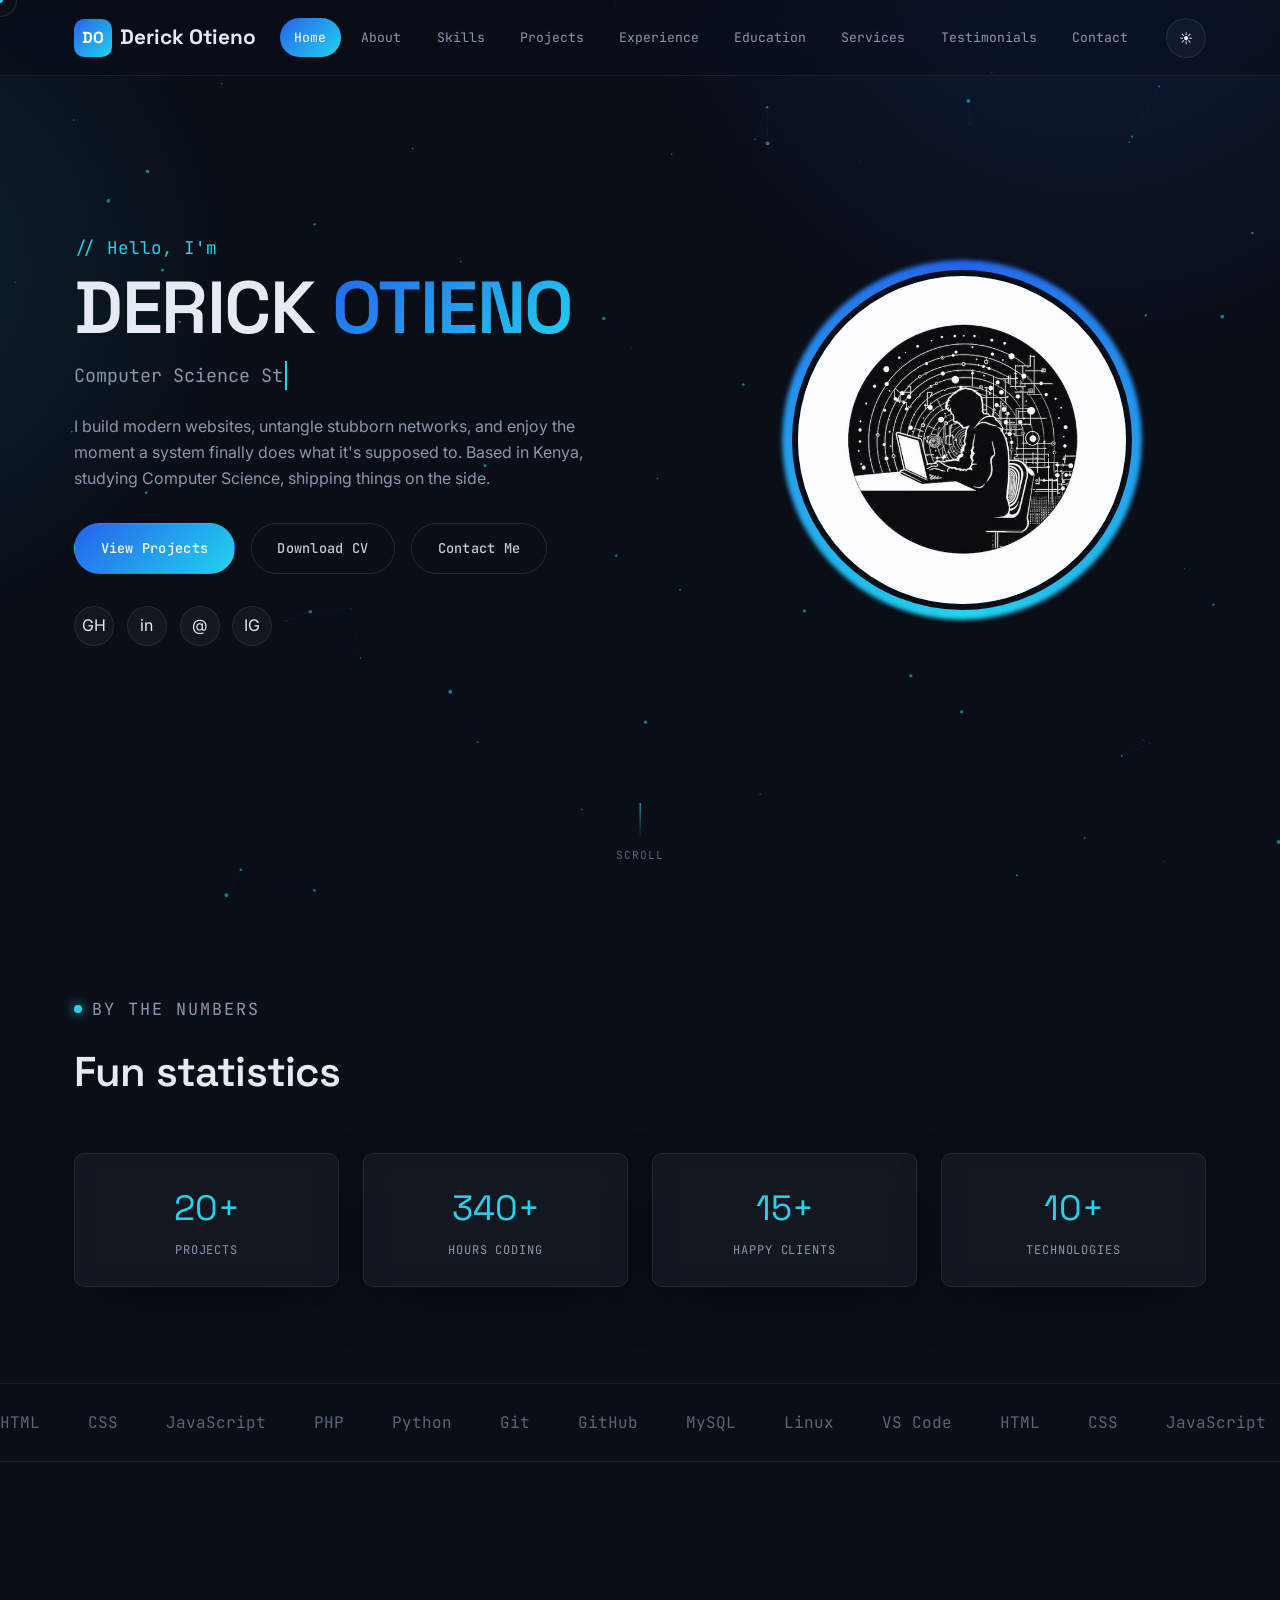
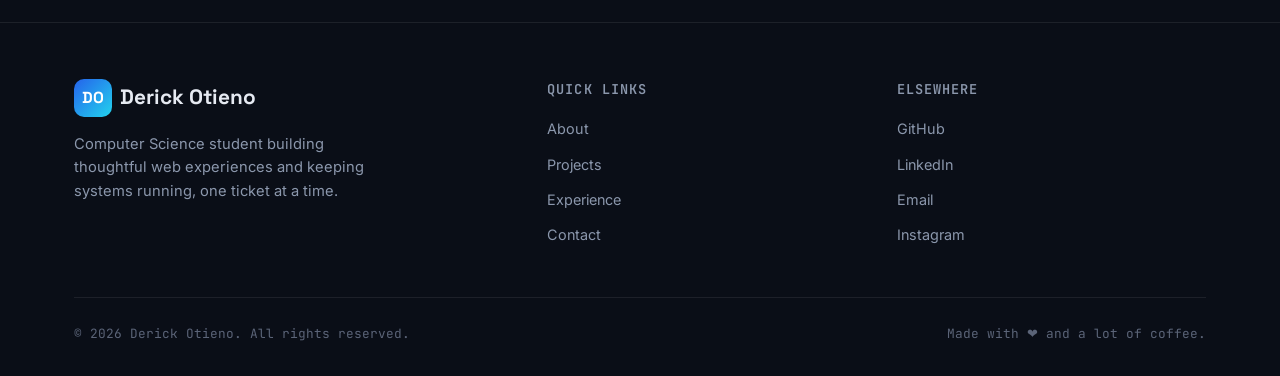
<file: myweb/index.html>
<!doctype html>
<html lang="en">
<head>
<meta charset="UTF-8">
<meta name="viewport" content="width=device-width, initial-scale=1.0">
<title>Home — Derick Otieno</title>
<meta name="description" content="Derick Otieno — Computer Science student, web developer and IT support specialist.">
<link rel="preconnect" href="https://fonts.googleapis.com">
<link href="https://fonts.googleapis.com/css2?family=Space+Grotesk:wght@500;600;700&family=Inter:wght@400;500;600&family=JetBrains+Mono:wght@400;500&display=swap" rel="stylesheet">
<link rel="stylesheet" href="css/styles.css">
</head>
<body data-page="home">
<div class="loader"><div class="loader-logo">DO</div><div class="loader-text">LOADING PORTFOLIO…</div></div>
<canvas id="particles"></canvas>
<div class="scroll-progress"></div>
<div class="cursor-dot"></div><div class="cursor-ring"></div>

<nav class="navbar">
  <div class="nav-inner">
    <a href="index.html" class="logo"><span>DO</span> Derick Otieno</a>
    <div class="nav-links">
        <a href="index.html" data-page="home">Home</a>
        <a href="about.html" data-page="about">About</a>
        <a href="skills.html" data-page="skills">Skills</a>
        <a href="projects.html" data-page="projects">Projects</a>
        <a href="experience.html" data-page="experience">Experience</a>
        <a href="education.html" data-page="education">Education</a>
        <a href="services.html" data-page="services">Services</a>
        <a href="testimonials.html" data-page="testimonials">Testimonials</a>
        <a href="contact.html" data-page="contact">Contact</a>
    </div>
    <div class="nav-tools">
      <button class="icon-btn" data-theme-toggle aria-label="Toggle theme">☾</button>
      <button class="hamburger" aria-label="Menu"><span></span><span></span><span></span></button>
    </div>
  </div>
</nav>

<section class="hero">
  <div class="container hero-grid">
    <div>
      <p class="hero-greet">// Hello, I'm</p>
      <h1 class="hero-name">DERICK <span class="gradient">OTIENO</span></h1>
      <p class="hero-role"><span data-typed='["Computer Science Student","Web Developer","UI/UX Enthusiast","IT Support Specialist","Problem Solver"]'></span><span class="cursor-blink">&nbsp;</span></p>
      <p class="hero-desc">I build modern websites, untangle stubborn networks, and enjoy the moment a system finally does what it's supposed to. Based in Kenya, studying Computer Science, shipping things on the side.</p>
      <div class="btn-row">
        <a href="projects.html" class="btn primary">View Projects</a>
        <a href="assets/Derick_Otieno_CV.pdf" class="btn ghost" data-confetti download>Download CV</a>
        <a href="contact.html" class="btn ghost">Contact Me</a>
      </div>
      <div class="hero-socials">
        <a href="https://github.com" target="_blank" rel="noopener" class="icon-btn" aria-label="GitHub">GH</a>
        <a href="https://linkedin.com" target="_blank" rel="noopener" class="icon-btn" aria-label="LinkedIn">in</a>
        <a href="mailto:derick.otieno@example.com" class="icon-btn" aria-label="Email">@</a>
        <a href="https://instagram.com" target="_blank" rel="noopener" class="icon-btn" aria-label="Instagram">IG</a>
      </div>
    </div>
    <div class="hero-photo-wrap">
    <div class="hero-photo-ring"></div>

    <div class="hero-photo">
        <img src="images/profile.png" alt="Derick Otieno">
    </div>
</div>
  </div>
  <div class="scroll-indicator"><span class="line"></span>SCROLL</div>
</section>



<section>
  <div class="container">
    <div class="section-head reveal">
      <p class="eyebrow">By the numbers</p>
      <h2>Fun statistics</h2>
    </div>
    <div class="counters">
      <div class="counter-card glass reveal"><div class="counter-num" data-count="25" data-suffix="+">0</div><div class="counter-label">Projects</div></div>
      <div class="counter-card glass reveal"><div class="counter-num" data-count="1000" data-suffix="+">0</div><div class="counter-label">Hours coding</div></div>
      <div class="counter-card glass reveal"><div class="counter-num" data-count="15" data-suffix="+">0</div><div class="counter-label">Happy clients</div></div>
      <div class="counter-card glass reveal"><div class="counter-num" data-count="10" data-suffix="+">0</div><div class="counter-label">Technologies</div></div>
    </div>
  </div>
</section>

<section style="padding-top:0;">
  <div class="marquee-wrap">
    <div class="marquee">
      <span>HTML</span><span>CSS</span><span>JavaScript</span><span>PHP</span><span>Python</span><span>Git</span><span>GitHub</span><span>MySQL</span><span>Linux</span><span>VS Code</span>
      <span>HTML</span><span>CSS</span><span>JavaScript</span><span>PHP</span><span>Python</span><span>Git</span><span>GitHub</span><span>MySQL</span><span>Linux</span><span>VS Code</span>
    </div>
  </div>
</section>

<footer>
  <div class="container">
    <div class="footer-grid">
      <div>
        <a href="index.html" class="logo"><span>DO</span> Derick Otieno</a>
        <p style="color:var(--text-muted); margin-top:1rem; max-width:320px; font-size:.92rem;">Computer Science student building thoughtful web experiences and keeping systems running, one ticket at a time.</p>
      </div>
      <div>
        <h4>Quick Links</h4>
        <ul>
          <li><a href="about.html">About</a></li>
          <li><a href="projects.html">Projects</a></li>
          <li><a href="experience.html">Experience</a></li>
          <li><a href="contact.html">Contact</a></li>
        </ul>
      </div>
      <div>
        <h4>Elsewhere</h4>
        <ul>
          <li><a href="https://github.com/Derickdreko" target="_blank" rel="noopener">GitHub</a></li>
          <li><a href="https://www.linkedin.com/in/derick-otieno-355579390" target="_blank" rel="noopener">LinkedIn</a></li>
          <li><a href="mailto:derickotienos11@gmail.com">Email</a></li>
          <li><a href="https://www.instagram.com/l_o_n_e_w_o__l_f?igsh=MW94a3JtcnYwODFicw==" target="_blank" rel="noopener">Instagram</a></li>
        </ul>
      </div>
    </div>
    <div class="footer-bottom">
      <span>© 2026 Derick Otieno. All rights reserved.</span>
      <span>Made with ❤ and a lot of coffee.</span>
    </div>
  </div>
</footer>
<button class="back-to-top" aria-label="Back to top">↑</button>
<div class="lightbox">
  <button class="lightbox-close">✕</button>
  <div class="lightbox-box glass">
    <div class="cert-thumb" style="aspect-ratio:1.4;"><span class="lightbox-title"></span></div>
  </div>
</div>
<script src="js/script.js"></script>
</body>
</html>
</file>
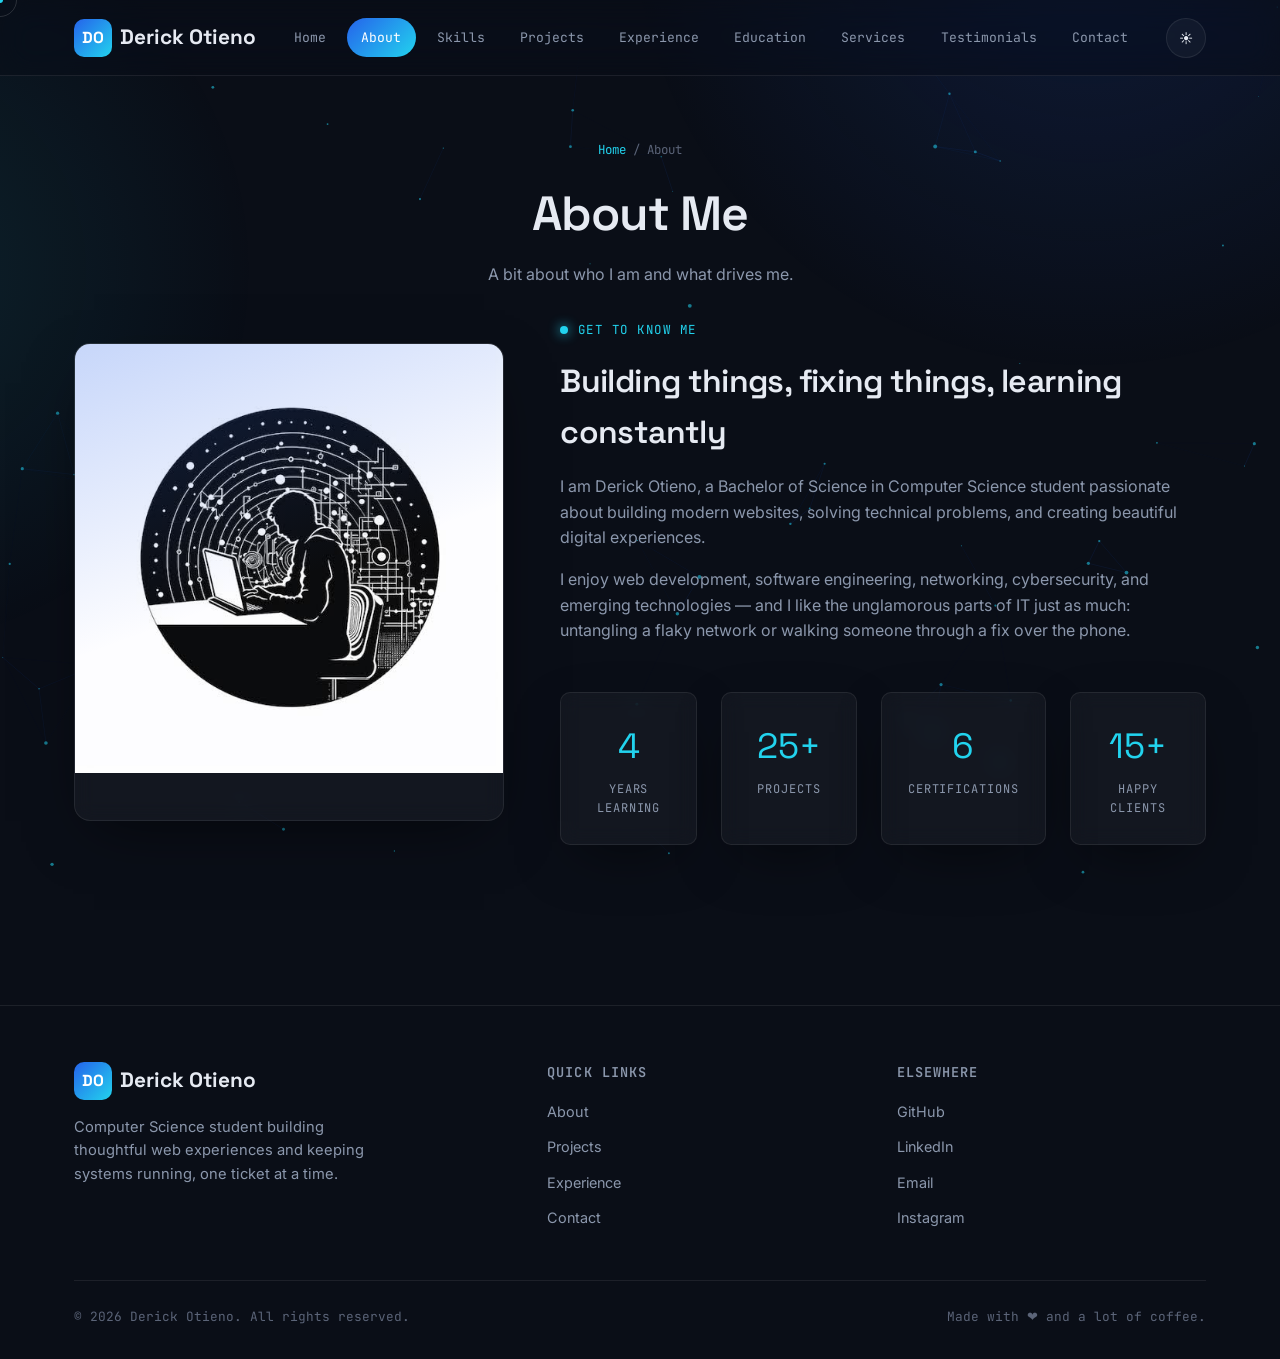
<file: myweb/about.html>
<!doctype html>
<html lang="en">
<head>
<meta charset="UTF-8">
<meta name="viewport" content="width=device-width, initial-scale=1.0">
<title>About — Derick Otieno</title>
<meta name="description" content="Get to know Derick Otieno.">
<link rel="preconnect" href="https://fonts.googleapis.com">
<link href="https://fonts.googleapis.com/css2?family=Space+Grotesk:wght@500;600;700&family=Inter:wght@400;500;600&family=JetBrains+Mono:wght@400;500&display=swap" rel="stylesheet">
<link rel="stylesheet" href="css/styles.css">
</head>
<body data-page="about">
<div class="loader"><div class="loader-logo">DO</div><div class="loader-text">LOADING PORTFOLIO…</div></div>
<canvas id="particles"></canvas>
<div class="scroll-progress"></div>
<div class="cursor-dot"></div><div class="cursor-ring"></div>

<nav class="navbar">
  <div class="nav-inner">
    <a href="index.html" class="logo"><span>DO</span> Derick Otieno</a>
    <div class="nav-links">
        <a href="index.html" data-page="home">Home</a>
        <a href="about.html" data-page="about">About</a>
        <a href="skills.html" data-page="skills">Skills</a>
        <a href="projects.html" data-page="projects">Projects</a>
        <a href="experience.html" data-page="experience">Experience</a>
        <a href="education.html" data-page="education">Education</a>
        <a href="services.html" data-page="services">Services</a>
        <a href="testimonials.html" data-page="testimonials">Testimonials</a>
        <a href="contact.html" data-page="contact">Contact</a>
    </div>
    <div class="nav-tools">
      <button class="icon-btn" data-theme-toggle aria-label="Toggle theme">☾</button>
      <button class="hamburger" aria-label="Menu"><span></span><span></span><span></span></button>
    </div>
  </div>
</nav>

<section class="page-hero">
  <div class="container">
    <div class="breadcrumb"><a href="index.html">Home</a> / About</div>
    <h1>About Me</h1>
    <p>A bit about who I am and what drives me.</p>
  </div>
</section>

<section style="padding-top:0;">
  <div class="container about-grid">
<div class="about-photo glass reveal">
    <img src="images/profile.png" alt="Derick Otieno">
</div>
    <div class="reveal">
      <p class="eyebrow">Get to know me</p>
      <h2 style="font-size:2rem; margin-bottom:1rem;">Building things, fixing things, learning constantly</h2>
      <p style="color:var(--text-muted); margin-bottom:1rem;">I am Derick Otieno, a Bachelor of Science in Computer Science student passionate about building modern websites, solving technical problems, and creating beautiful digital experiences.</p>
      <p style="color:var(--text-muted);">I enjoy web development, software engineering, networking, cybersecurity, and emerging technologies — and I like the unglamorous parts of IT just as much: untangling a flaky network or walking someone through a fix over the phone.</p>
      <div class="counters" style="grid-template-columns:repeat(4,1fr);">
        <div class="counter-card glass"><div class="counter-num" data-count="4">0</div><div class="counter-label">Years learning</div></div>
        <div class="counter-card glass"><div class="counter-num" data-count="25" data-suffix="+">0</div><div class="counter-label">Projects</div></div>
        <div class="counter-card glass"><div class="counter-num" data-count="6">0</div><div class="counter-label">Certifications</div></div>
        <div class="counter-card glass"><div class="counter-num" data-count="15" data-suffix="+">0</div><div class="counter-label">Happy clients</div></div>
      </div>
    </div>
  </div>
</section>

<footer>
  <div class="container">
    <div class="footer-grid">
      <div>
        <a href="index.html" class="logo"><span>DO</span> Derick Otieno</a>
        <p style="color:var(--text-muted); margin-top:1rem; max-width:320px; font-size:.92rem;">Computer Science student building thoughtful web experiences and keeping systems running, one ticket at a time.</p>
      </div>
      <div>
        <h4>Quick Links</h4>
        <ul>
          <li><a href="about.html">About</a></li>
          <li><a href="projects.html">Projects</a></li>
          <li><a href="experience.html">Experience</a></li>
          <li><a href="contact.html">Contact</a></li>
        </ul>
      </div>
      <div>
        <h4>Elsewhere</h4>
        <ul>
          <li><a href="https://github.com/Derickdreko" target="_blank" rel="noopener">GitHub</a></li>
          <li><a href="https://www.linkedin.com/in/derick-otieno-355579390" target="_blank" rel="noopener">LinkedIn</a></li>
          <li><a href="mailto:derickotienos11@gmail.com">Email</a></li>
          <li><a href="https://www.instagram.com/l_o_n_e_w_o__l_f?igsh=MW94a3JtcnYwODFicw==" target="_blank" rel="noopener">Instagram</a></li>
        </ul>
      </div>
    </div>
    <div class="footer-bottom">
      <span>© 2026 Derick Otieno. All rights reserved.</span>
      <span>Made with ❤ and a lot of coffee.</span>
    </div>
  </div>
</footer>
<button class="back-to-top" aria-label="Back to top">↑</button>
<div class="lightbox">
  <button class="lightbox-close">✕</button>
  <div class="lightbox-box glass">
    <div class="cert-thumb" style="aspect-ratio:1.4;"><span class="lightbox-title"></span></div>
  </div>
</div>
<script src="js/script.js"></script>
</body>
</html>
</file>
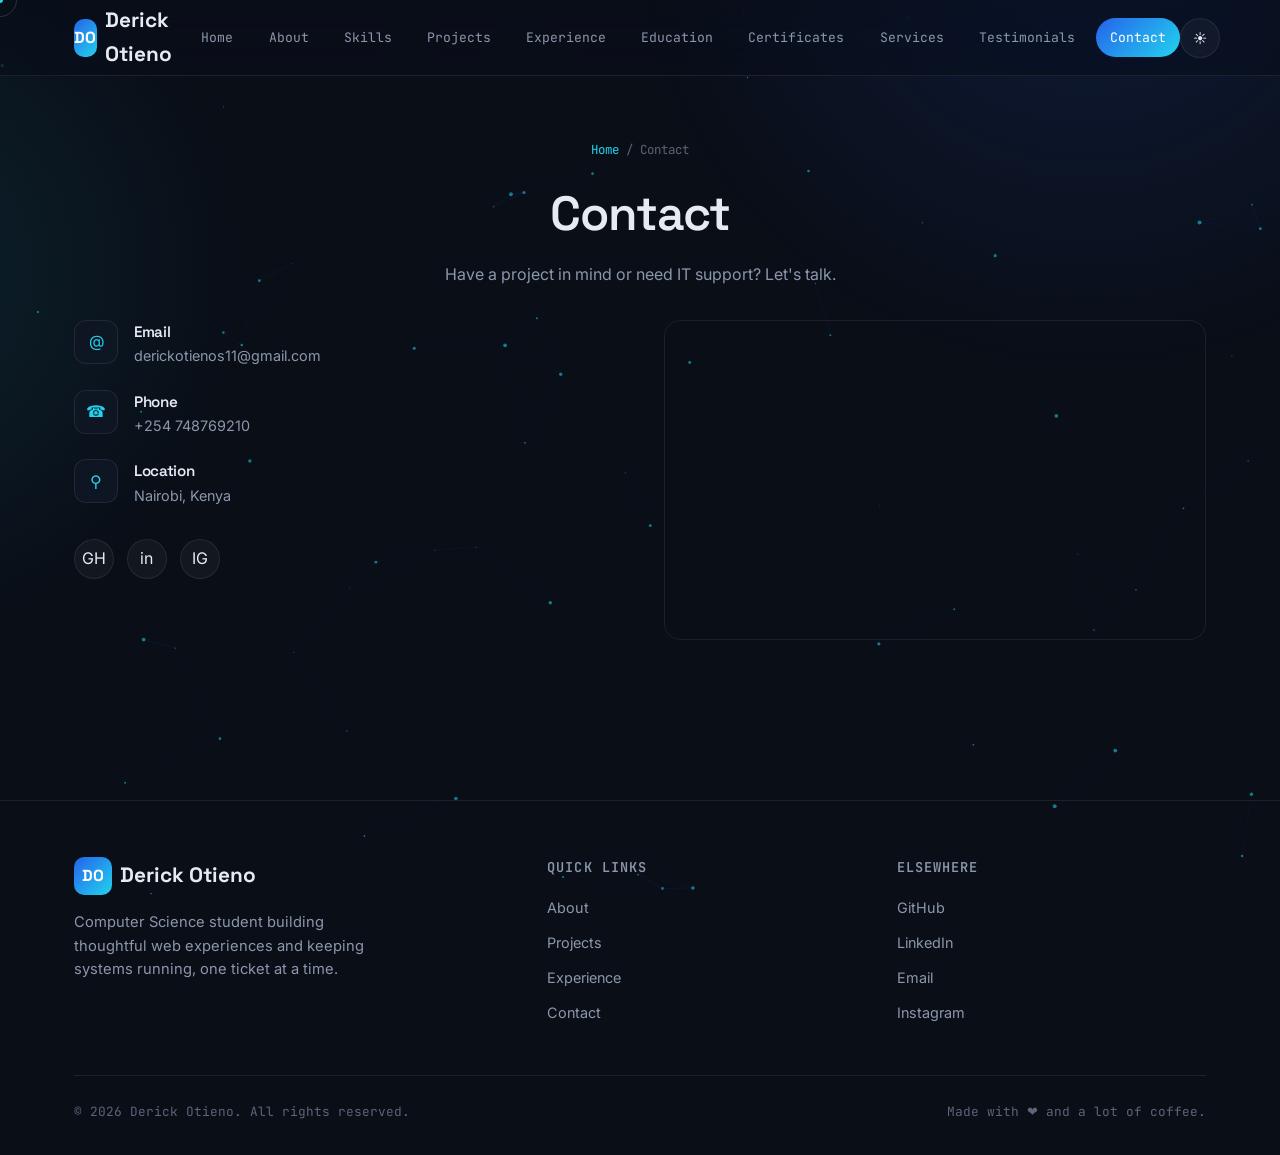
<file: myweb/contact.html>
<!doctype html>
<html lang="en">
<head>
<meta charset="UTF-8">
<meta name="viewport" content="width=device-width, initial-scale=1.0">
<title>Contact — Derick Otieno</title>
<meta name="description" content="Get in touch with Derick Otieno.">
<link rel="preconnect" href="https://fonts.googleapis.com">
<link href="https://fonts.googleapis.com/css2?family=Space+Grotesk:wght@500;600;700&family=Inter:wght@400;500;600&family=JetBrains+Mono:wght@400;500&display=swap" rel="stylesheet">
<link rel="stylesheet" href="css/styles.css">
</head>
<body data-page="contact">
<div class="loader"><div class="loader-logo">DO</div><div class="loader-text">LOADING PORTFOLIO…</div></div>
<canvas id="particles"></canvas>
<div class="scroll-progress"></div>
<div class="cursor-dot"></div><div class="cursor-ring"></div>

<nav class="navbar">
  <div class="nav-inner">
    <a href="index.html" class="logo"><span>DO</span> Derick Otieno</a>
    <div class="nav-links">
        <a href="index.html" data-page="home">Home</a>
        <a href="about.html" data-page="about">About</a>
        <a href="skills.html" data-page="skills">Skills</a>
        <a href="projects.html" data-page="projects">Projects</a>
        <a href="experience.html" data-page="experience">Experience</a>
        <a href="education.html" data-page="education">Education</a>
        <a href="certificates.html" data-page="certificates">Certificates</a>
        <a href="services.html" data-page="services">Services</a>
        <a href="testimonials.html" data-page="testimonials">Testimonials</a>
        <a href="contact.html" data-page="contact">Contact</a>
    </div>
    <div class="nav-tools">
      <button class="icon-btn" data-theme-toggle aria-label="Toggle theme">☾</button>
      <button class="hamburger" aria-label="Menu"><span></span><span></span><span></span></button>
    </div>
  </div>
</nav>

<section class="page-hero">
  <div class="container">
    <div class="breadcrumb"><a href="index.html">Home</a> / Contact</div>
    <h1>Contact</h1>
    <p>Have a project in mind or need IT support? Let's talk.</p>
  </div>
</section>

<section style="padding-top:0;">
  <div class="container contact-grid">

    <div class="reveal">
      <div class="contact-info-item"><div class="contact-info-icon">@</div><div><h4 style="font-size:.95rem;">Email</h4><p style="color:var(--text-muted); font-size:.9rem;">derickotienos11@gmail.com</p></div></div>
      <div class="contact-info-item"><div class="contact-info-icon">☎</div><div><h4 style="font-size:.95rem;">Phone</h4><p style="color:var(--text-muted); font-size:.9rem;">+254 748769210</p></div></div>
      <div class="contact-info-item"><div class="contact-info-icon">⚲</div><div><h4 style="font-size:.95rem;">Location</h4><p style="color:var(--text-muted); font-size:.9rem;">Nairobi, Kenya</p></div></div>
      <div class="hero-socials">
        <a href="https://github.com/Derickdreko" target="_blank" rel="noopener" class="icon-btn">GH</a>
        <a href="https://www.linkedin.com/in/derick-otieno-355579390" target="_blank" rel="noopener" class="icon-btn">in</a>
        <a href="https://www.instagram.com/l_o_n_e_w_o__l_f?igsh=MW94a3JtcnYwODFicw==" target="_blank" rel="noopener" class="icon-btn">IG</a>
      </div>
    </div>

    <div class="map-embed reveal" style="margin-top:0; height:100%; min-height:320px;">
      <iframe src="https://www.openstreetmap.org/export/embed.html?bbox=36.75%2C-1.35%2C36.95%2C-1.20&layer=mapnik" loading="lazy"></iframe>
    </div>

  </div>
</section>

<footer>
  <div class="container">
    <div class="footer-grid">
      <div>
        <a href="index.html" class="logo"><span>DO</span> Derick Otieno</a>
        <p style="color:var(--text-muted); margin-top:1rem; max-width:320px; font-size:.92rem;">Computer Science student building thoughtful web experiences and keeping systems running, one ticket at a time.</p>
      </div>
      <div>
        <h4>Quick Links</h4>
        <ul>
          <li><a href="about.html">About</a></li>
          <li><a href="projects.html">Projects</a></li>
          <li><a href="experience.html">Experience</a></li>
          <li><a href="contact.html">Contact</a></li>
        </ul>
      </div>
      <div>
        <h4>Elsewhere</h4>
        <ul>
          <li><a href="https://github.com/Derickdreko" target="_blank" rel="noopener">GitHub</a></li>
          <li><a href="https://www.linkedin.com/in/derick-otieno-355579390" target="_blank" rel="noopener">LinkedIn</a></li>
          <li><a href="mailto:derickotienos11@gmail.com">Email</a></li>
          <li><a href="https://www.instagram.com/l_o_n_e_w_o__l_f?igsh=MW94a3JtcnYwODFicw==" target="_blank" rel="noopener">Instagram</a></li>
        </ul>
      </div>
    </div>
    <div class="footer-bottom">
      <span>© 2026 Derick Otieno. All rights reserved.</span>
      <span>Made with ❤ and a lot of coffee.</span>
    </div>
  </div>
</footer>
<button class="back-to-top" aria-label="Back to top">↑</button>
<div class="lightbox">
  <button class="lightbox-close">✕</button>
  <div class="lightbox-box glass">
    <div class="cert-thumb" style="aspect-ratio:1.4;"><span class="lightbox-title"></span></div>
  </div>
</div>
<script src="js/script.js"></script>
</body>
</html>
</file>
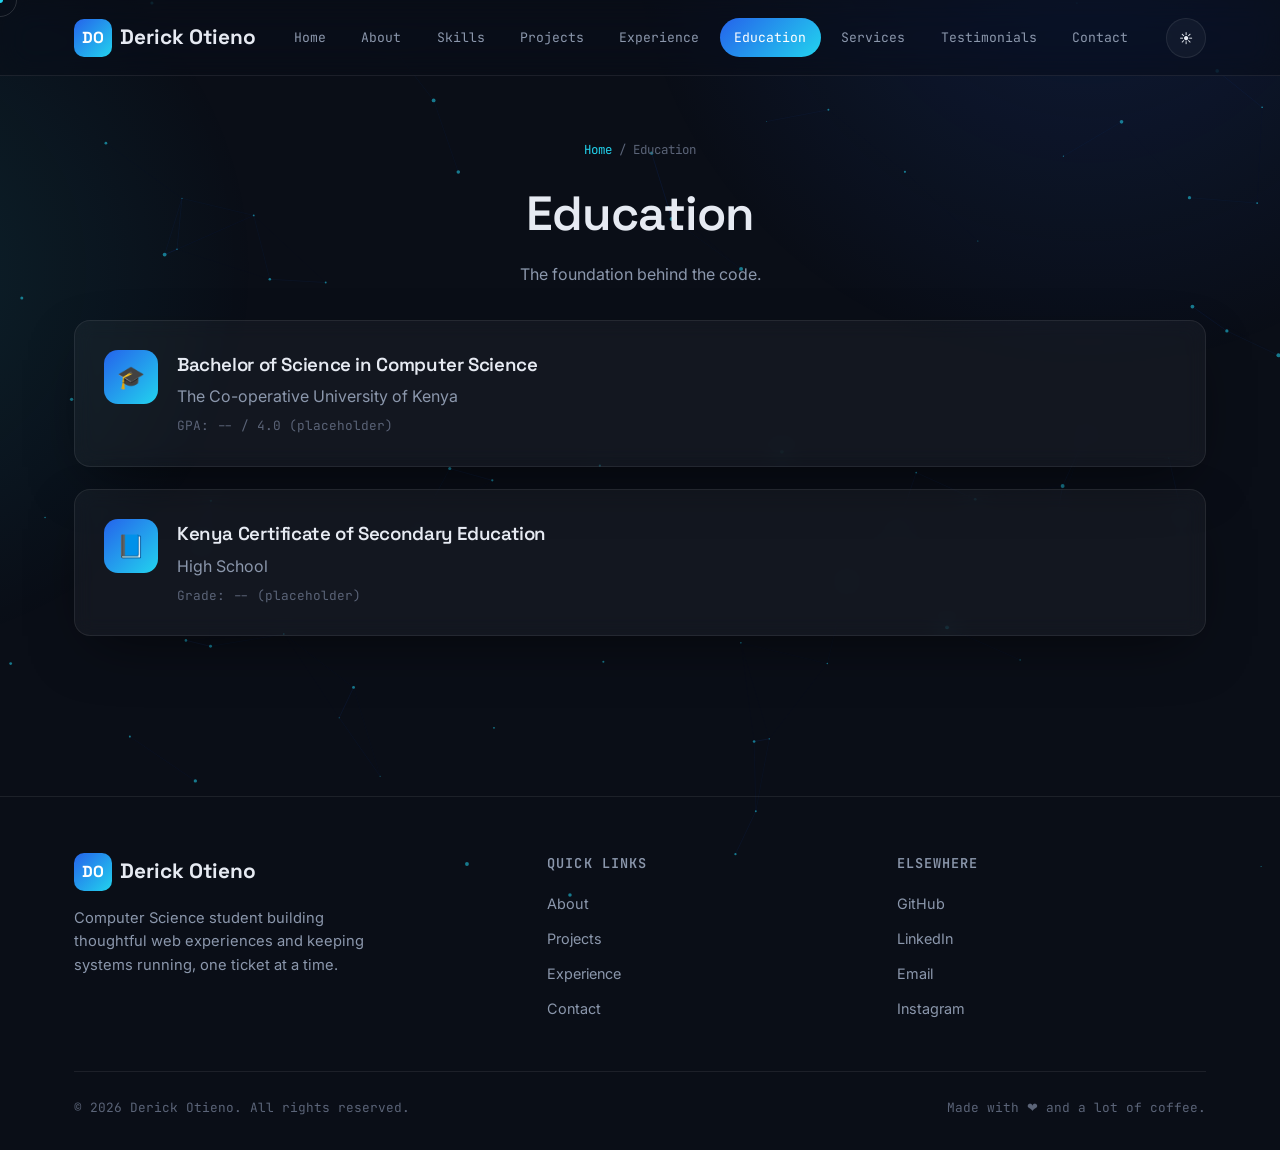
<file: myweb/education.html>
<!doctype html>
<html lang="en">
<head>
<meta charset="UTF-8">
<meta name="viewport" content="width=device-width, initial-scale=1.0">
<title>Education — Derick Otieno</title>
<meta name="description" content="Academic background of Derick Otieno.">
<link rel="preconnect" href="https://fonts.googleapis.com">
<link href="https://fonts.googleapis.com/css2?family=Space+Grotesk:wght@500;600;700&family=Inter:wght@400;500;600&family=JetBrains+Mono:wght@400;500&display=swap" rel="stylesheet">
<link rel="stylesheet" href="css/styles.css">
</head>
<body data-page="education">
<div class="loader"><div class="loader-logo">DO</div><div class="loader-text">LOADING PORTFOLIO…</div></div>
<canvas id="particles"></canvas>
<div class="scroll-progress"></div>
<div class="cursor-dot"></div><div class="cursor-ring"></div>

<nav class="navbar">
  <div class="nav-inner">
    <a href="index.html" class="logo"><span>DO</span> Derick Otieno</a>
    <div class="nav-links">
        <a href="index.html" data-page="home">Home</a>
        <a href="about.html" data-page="about">About</a>
        <a href="skills.html" data-page="skills">Skills</a>
        <a href="projects.html" data-page="projects">Projects</a>
        <a href="experience.html" data-page="experience">Experience</a>
        <a href="education.html" data-page="education">Education</a>
        <a href="services.html" data-page="services">Services</a>
        <a href="testimonials.html" data-page="testimonials">Testimonials</a>
        <a href="contact.html" data-page="contact">Contact</a>
    </div>
    <div class="nav-tools">
      <button class="icon-btn" data-theme-toggle aria-label="Toggle theme">☾</button>
      <button class="hamburger" aria-label="Menu"><span></span><span></span><span></span></button>
    </div>
  </div>
</nav>

<section class="page-hero">
  <div class="container">
    <div class="breadcrumb"><a href="index.html">Home</a> / Education</div>
    <h1>Education</h1>
    <p>The foundation behind the code.</p>
  </div>
</section>

<section style="padding-top:0;">
  <div class="container">
    <div class="edu-card glass reveal">
      <div class="edu-icon">🎓</div>
      <div>
        <h3>Bachelor of Science in Computer Science</h3>
        <p style="color:var(--text-muted); margin:.3rem 0;">The Co-operative University of Kenya</p>
        <p class="edu-gpa">GPA: -- / 4.0 (placeholder)</p>
      </div>
    </div>
    <div class="edu-card glass reveal" style="margin-top:1.4rem;">
      <div class="edu-icon">📘</div>
      <div>
        <h3>Kenya Certificate of Secondary Education</h3>
        <p style="color:var(--text-muted); margin:.3rem 0;">High School</p>
        <p class="edu-gpa">Grade: -- (placeholder)</p>
      </div>
    </div>
  </div>
</section>

<footer>
  <div class="container">
    <div class="footer-grid">
      <div>
        <a href="index.html" class="logo"><span>DO</span> Derick Otieno</a>
        <p style="color:var(--text-muted); margin-top:1rem; max-width:320px; font-size:.92rem;">Computer Science student building thoughtful web experiences and keeping systems running, one ticket at a time.</p>
      </div>
      <div>
        <h4>Quick Links</h4>
        <ul>
          <li><a href="about.html">About</a></li>
          <li><a href="projects.html">Projects</a></li>
          <li><a href="experience.html">Experience</a></li>
          <li><a href="contact.html">Contact</a></li>
        </ul>
      </div>
      <div>
        <h4>Elsewhere</h4>
        <ul>
          <li><a href="https://github.com/Derickdreko" target="_blank" rel="noopener">GitHub</a></li>
          <li><a href="https://www.linkedin.com/in/derick-otieno-355579390" target="_blank" rel="noopener">LinkedIn</a></li>
          <li><a href="mailto:derick.otieno@example.com">Email</a></li>
          <li><a href="https://www.instagram.com/l_o_n_e_w_o__l_f?igsh=MW94a3JtcnYwODFicw==" target="_blank" rel="noopener">Instagram</a></li>
        </ul>
      </div>
    </div>
    <div class="footer-bottom">
      <span>© 2026 Derick Otieno. All rights reserved.</span>
      <span>Made with ❤ and a lot of coffee.</span>
    </div>
  </div>
</footer>
<button class="back-to-top" aria-label="Back to top">↑</button>
<div class="lightbox">
  <button class="lightbox-close">✕</button>
  <div class="lightbox-box glass">
    <div class="cert-thumb" style="aspect-ratio:1.4;"><span class="lightbox-title"></span></div>
  </div>
</div>
<script src="js/script.js"></script>
</body>
</html>
</file>
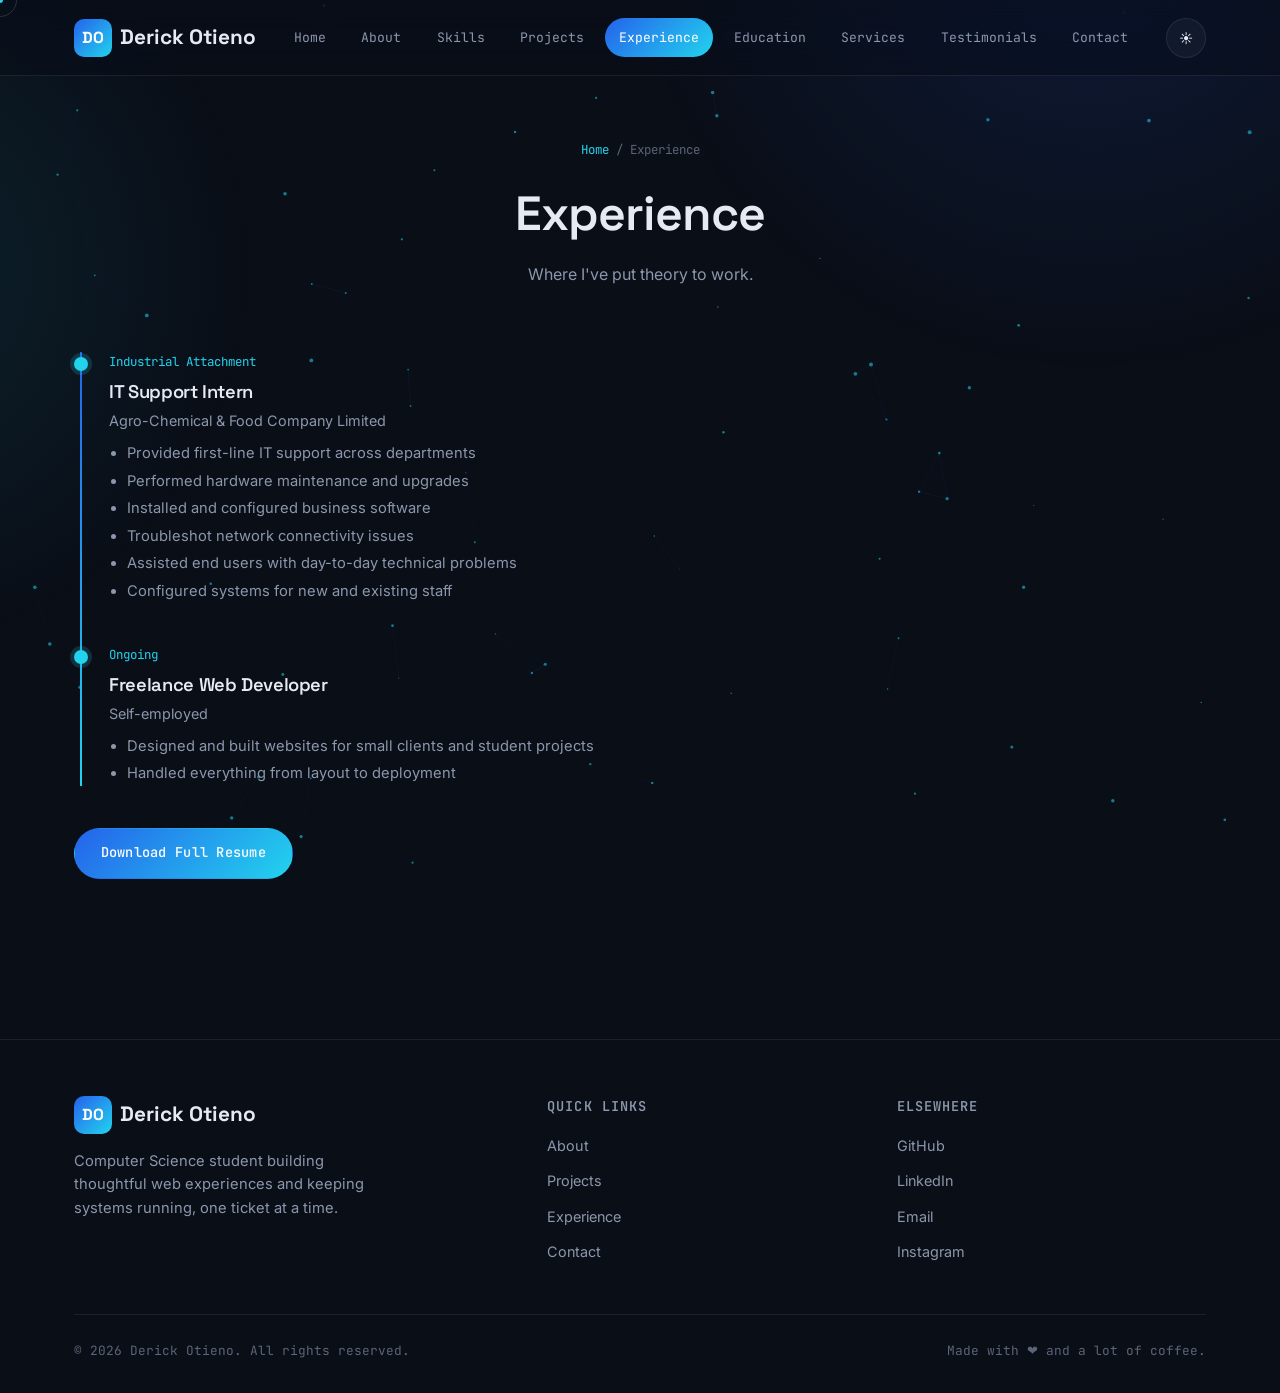
<file: myweb/experience.html>
<!doctype html>
<html lang="en">
<head>
<meta charset="UTF-8">
<meta name="viewport" content="width=device-width, initial-scale=1.0">
<title>Experience — Derick Otieno</title>
<meta name="description" content="Work and internship experience.">
<link rel="preconnect" href="https://fonts.googleapis.com">
<link href="https://fonts.googleapis.com/css2?family=Space+Grotesk:wght@500;600;700&family=Inter:wght@400;500;600&family=JetBrains+Mono:wght@400;500&display=swap" rel="stylesheet">
<link rel="stylesheet" href="css/styles.css">
</head>
<body data-page="experience">
<div class="loader"><div class="loader-logo">DO</div><div class="loader-text">LOADING PORTFOLIO…</div></div>
<canvas id="particles"></canvas>
<div class="scroll-progress"></div>
<div class="cursor-dot"></div><div class="cursor-ring"></div>

<nav class="navbar">
  <div class="nav-inner">
    <a href="index.html" class="logo"><span>DO</span> Derick Otieno</a>
    <div class="nav-links">
        <a href="index.html" data-page="home">Home</a>
        <a href="about.html" data-page="about">About</a>
        <a href="skills.html" data-page="skills">Skills</a>
        <a href="projects.html" data-page="projects">Projects</a>
        <a href="experience.html" data-page="experience">Experience</a>
        <a href="education.html" data-page="education">Education</a>
        <a href="services.html" data-page="services">Services</a>
        <a href="testimonials.html" data-page="testimonials">Testimonials</a>
        <a href="contact.html" data-page="contact">Contact</a>
    </div>
    <div class="nav-tools">
      <button class="icon-btn" data-theme-toggle aria-label="Toggle theme">☾</button>
      <button class="hamburger" aria-label="Menu"><span></span><span></span><span></span></button>
    </div>
  </div>
</nav>

<section class="page-hero">
  <div class="container">
    <div class="breadcrumb"><a href="index.html">Home</a> / Experience</div>
    <h1>Experience</h1>
    <p>Where I've put theory to work.</p>
  </div>
</section>

<section style="padding-top:0;">
  <div class="container">
    <div class="timeline">
      <div class="tl-item">
        <div class="tl-date">Industrial Attachment</div>
        <h3>IT Support Intern</h3>
        <div class="tl-org">Agro-Chemical &amp; Food Company Limited</div>
        <ul>
          <li>Provided first-line IT support across departments</li>
          <li>Performed hardware maintenance and upgrades</li>
          <li>Installed and configured business software</li>
          <li>Troubleshot network connectivity issues</li>
          <li>Assisted end users with day-to-day technical problems</li>
          <li>Configured systems for new and existing staff</li>
        </ul>
      </div>
      <div class="tl-item">
        <div class="tl-date">Ongoing</div>
        <h3>Freelance Web Developer</h3>
        <div class="tl-org">Self-employed</div>
        <ul>
          <li>Designed and built websites for small clients and student projects</li>
          <li>Handled everything from layout to deployment</li>
        </ul>
      </div>
    </div>
    <div class="btn-row reveal">
      <a href="assets/Derick_Otieno_CV.pdf" class="btn primary" data-confetti download>Download Full Resume</a>
    </div>
  </div>
</section>

<footer>
  <div class="container">
    <div class="footer-grid">
      <div>
        <a href="index.html" class="logo"><span>DO</span> Derick Otieno</a>
        <p style="color:var(--text-muted); margin-top:1rem; max-width:320px; font-size:.92rem;">Computer Science student building thoughtful web experiences and keeping systems running, one ticket at a time.</p>
      </div>
      <div>
        <h4>Quick Links</h4>
        <ul>
          <li><a href="about.html">About</a></li>
          <li><a href="projects.html">Projects</a></li>
          <li><a href="experience.html">Experience</a></li>
          <li><a href="contact.html">Contact</a></li>
        </ul>
      </div>
      <div>
        <h4>Elsewhere</h4>
        <ul>
          <li><a href="https://github.com/Derickdreko" target="_blank" rel="noopener">GitHub</a></li>
          <li><a href="https://www.linkedin.com/in/derick-otieno-355579390" target="_blank" rel="noopener">LinkedIn</a></li>
          <li><a href="mailto:derickotienos11@gmail.com">Email</a></li>
          <li><a href="https://www.instagram.com/l_o_n_e_w_o__l_f?igsh=MW94a3JtcnYwODFicw==" target="_blank" rel="noopener">Instagram</a></li>
        </ul>
      </div>
    </div>
    <div class="footer-bottom">
      <span>© 2026 Derick Otieno. All rights reserved.</span>
      <span>Made with ❤ and a lot of coffee.</span>
    </div>
  </div>
</footer>
<button class="back-to-top" aria-label="Back to top">↑</button>
<div class="lightbox">
  <button class="lightbox-close">✕</button>
  <div class="lightbox-box glass">
    <div class="cert-thumb" style="aspect-ratio:1.4;"><span class="lightbox-title"></span></div>
  </div>
</div>
<script src="js/script.js"></script>
</body>
</html>
</file>
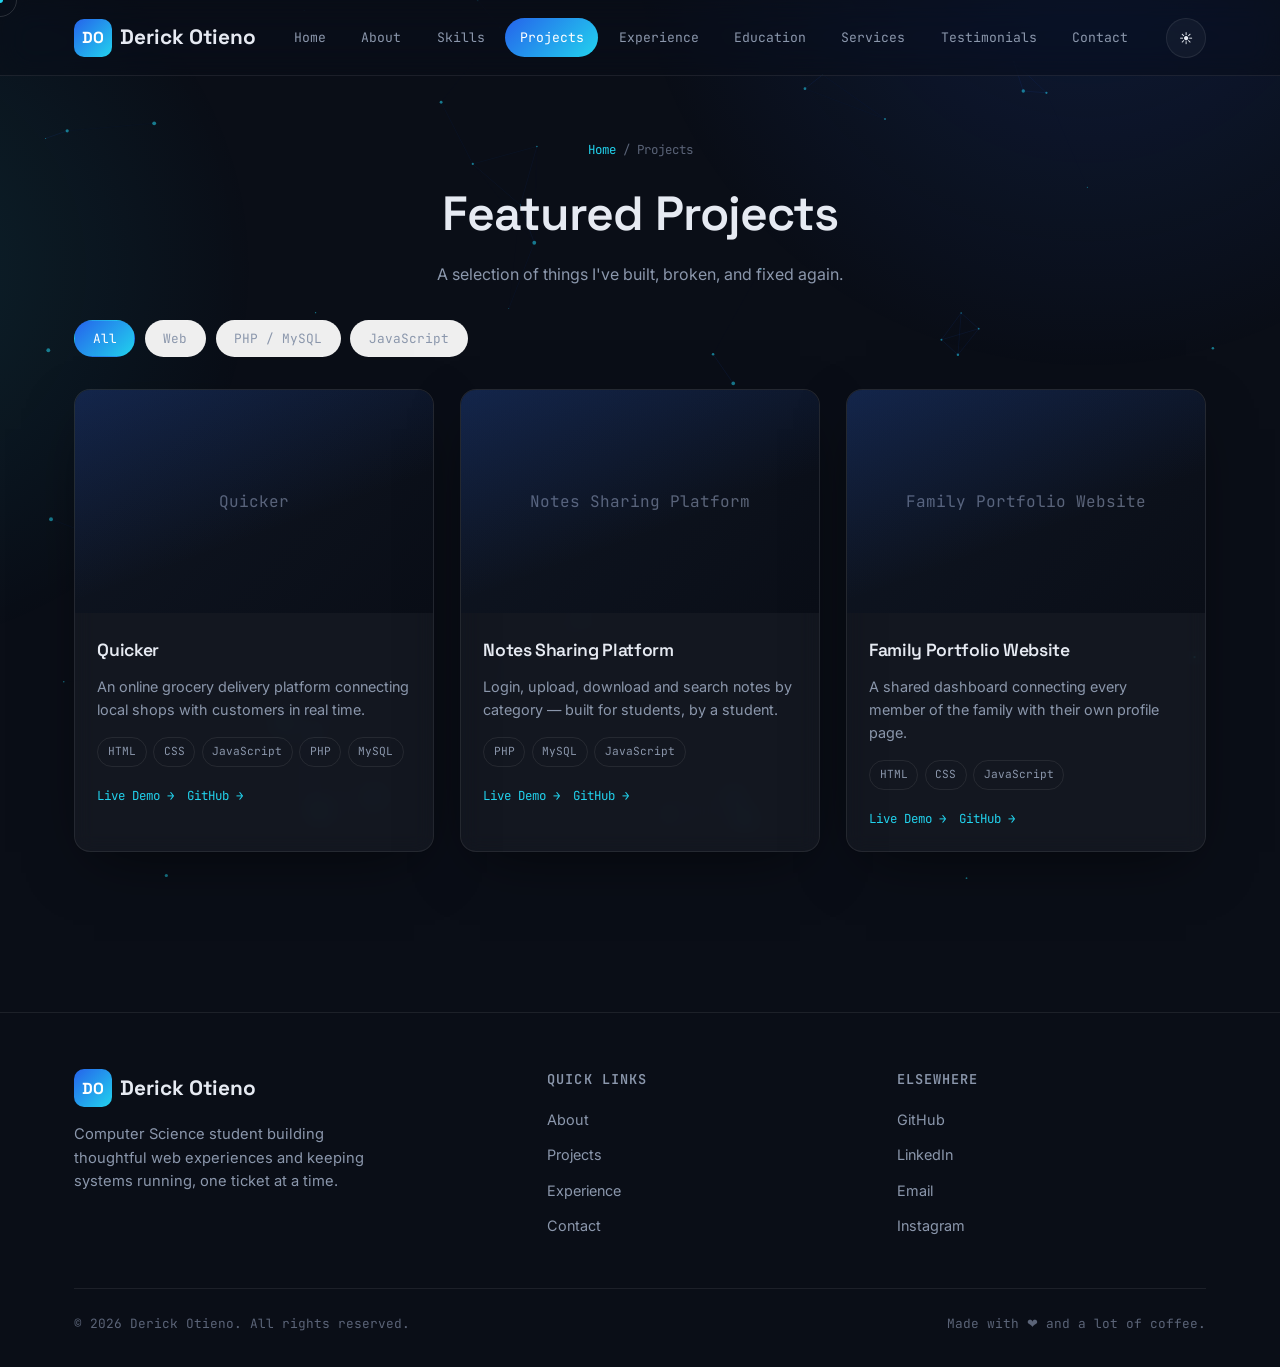
<file: myweb/projects.html>
<!doctype html>
<html lang="en">
<head>
<meta charset="UTF-8">
<meta name="viewport" content="width=device-width, initial-scale=1.0">
<title>Projects — Derick Otieno</title>
<meta name="description" content="Featured projects by Derick Otieno.">
<link rel="preconnect" href="https://fonts.googleapis.com">
<link href="https://fonts.googleapis.com/css2?family=Space+Grotesk:wght@500;600;700&family=Inter:wght@400;500;600&family=JetBrains+Mono:wght@400;500&display=swap" rel="stylesheet">
<link rel="stylesheet" href="css/styles.css">
</head>
<body data-page="projects">
<div class="loader"><div class="loader-logo">DO</div><div class="loader-text">LOADING PORTFOLIO…</div></div>
<canvas id="particles"></canvas>
<div class="scroll-progress"></div>
<div class="cursor-dot"></div><div class="cursor-ring"></div>

<nav class="navbar">
  <div class="nav-inner">
    <a href="index.html" class="logo"><span>DO</span> Derick Otieno</a>
    <div class="nav-links">
        <a href="index.html" data-page="home">Home</a>
        <a href="about.html" data-page="about">About</a>
        <a href="skills.html" data-page="skills">Skills</a>
        <a href="projects.html" data-page="projects">Projects</a>
        <a href="experience.html" data-page="experience">Experience</a>
        <a href="education.html" data-page="education">Education</a>
        <a href="services.html" data-page="services">Services</a>
        <a href="testimonials.html" data-page="testimonials">Testimonials</a>
        <a href="contact.html" data-page="contact">Contact</a>
    </div>
    <div class="nav-tools">
      <button class="icon-btn" data-theme-toggle aria-label="Toggle theme">☾</button>
      <button class="hamburger" aria-label="Menu"><span></span><span></span><span></span></button>
    </div>
  </div>
</nav>

<section class="page-hero">
  <div class="container">
    <div class="breadcrumb"><a href="index.html">Home</a> / Projects</div>
    <h1>Featured Projects</h1>
    <p>A selection of things I've built, broken, and fixed again.</p>
  </div>
</section>

<section style="padding-top:0;">
  <div class="container">
    <div class="filter-row reveal">
      <button class="filter-btn active" data-filter="all">All</button>
      <button class="filter-btn" data-filter="web">Web</button>
      <button class="filter-btn" data-filter="php">PHP / MySQL</button>
      <button class="filter-btn" data-filter="js">JavaScript</button>
    </div>
    <div class="projects-grid">
      <div class="project-card glass reveal" data-tags="web php">
      <div class="project-shot">Quicker</div>
      <div class="project-body">
        <h3>Quicker</h3>
        <p>An online grocery delivery platform connecting local shops with customers in real time.</p>
        <div class="badges"><span class="badge">HTML</span><span class="badge">CSS</span><span class="badge">JavaScript</span><span class="badge">PHP</span><span class="badge">MySQL</span></div>
        <div class="project-links"><a href="#">Live Demo →</a><a href="#">GitHub →</a></div>
      </div>
    </div>
      <div class="project-card glass reveal" data-tags="web php">
      <div class="project-shot">Notes Sharing Platform</div>
      <div class="project-body">
        <h3>Notes Sharing Platform</h3>
        <p>Login, upload, download and search notes by category — built for students, by a student.</p>
        <div class="badges"><span class="badge">PHP</span><span class="badge">MySQL</span><span class="badge">JavaScript</span></div>
        <div class="project-links"><a href="#">Live Demo →</a><a href="#">GitHub →</a></div>
      </div>
    </div>
      <div class="project-card glass reveal" data-tags="web js">
      <div class="project-shot">Family Portfolio Website</div>
      <div class="project-body">
        <h3>Family Portfolio Website</h3>
        <p>A shared dashboard connecting every member of the family with their own profile page.</p>
        <div class="badges"><span class="badge">HTML</span><span class="badge">CSS</span><span class="badge">JavaScript</span></div>
        <div class="project-links"><a href="#">Live Demo →</a><a href="#">GitHub →</a></div>
      </div>
    
    </div>
  </div>
</section>

<footer>
  <div class="container">
    <div class="footer-grid">
      <div>
        <a href="index.html" class="logo"><span>DO</span> Derick Otieno</a>
        <p style="color:var(--text-muted); margin-top:1rem; max-width:320px; font-size:.92rem;">Computer Science student building thoughtful web experiences and keeping systems running, one ticket at a time.</p>
      </div>
      <div>
        <h4>Quick Links</h4>
        <ul>
          <li><a href="about.html">About</a></li>
          <li><a href="projects.html">Projects</a></li>
          <li><a href="experience.html">Experience</a></li>
          <li><a href="contact.html">Contact</a></li>
        </ul>
      </div>
      <div>
        <h4>Elsewhere</h4>
        <ul>
          <li><a href="https://github.com/Derickdreko" target="_blank" rel="noopener">GitHub</a></li>
          <li><a href="https://www.linkedin.com/in/derick-otieno-355579390" target="_blank" rel="noopener">LinkedIn</a></li>
          <li><a href="mailto:derickotienos11@gmail.com">Email</a></li>
          <li><a href="https://www.instagram.com/l_o_n_e_w_o__l_f?igsh=MW94a3JtcnYwODFicw==" target="_blank" rel="noopener">Instagram</a></li>
        </ul>
      </div>
    </div>
    <div class="footer-bottom">
      <span>© 2026 Derick Otieno. All rights reserved.</span>
      <span>Made with ❤ and a lot of coffee.</span>
    </div>
  </div>
</footer>
<button class="back-to-top" aria-label="Back to top">↑</button>
<div class="lightbox">
  <button class="lightbox-close">✕</button>
  <div class="lightbox-box glass">
    <div class="cert-thumb" style="aspect-ratio:1.4;"><span class="lightbox-title"></span></div>
  </div>
</div>
<script src="js/script.js"></script>
</body>
</html>
</file>
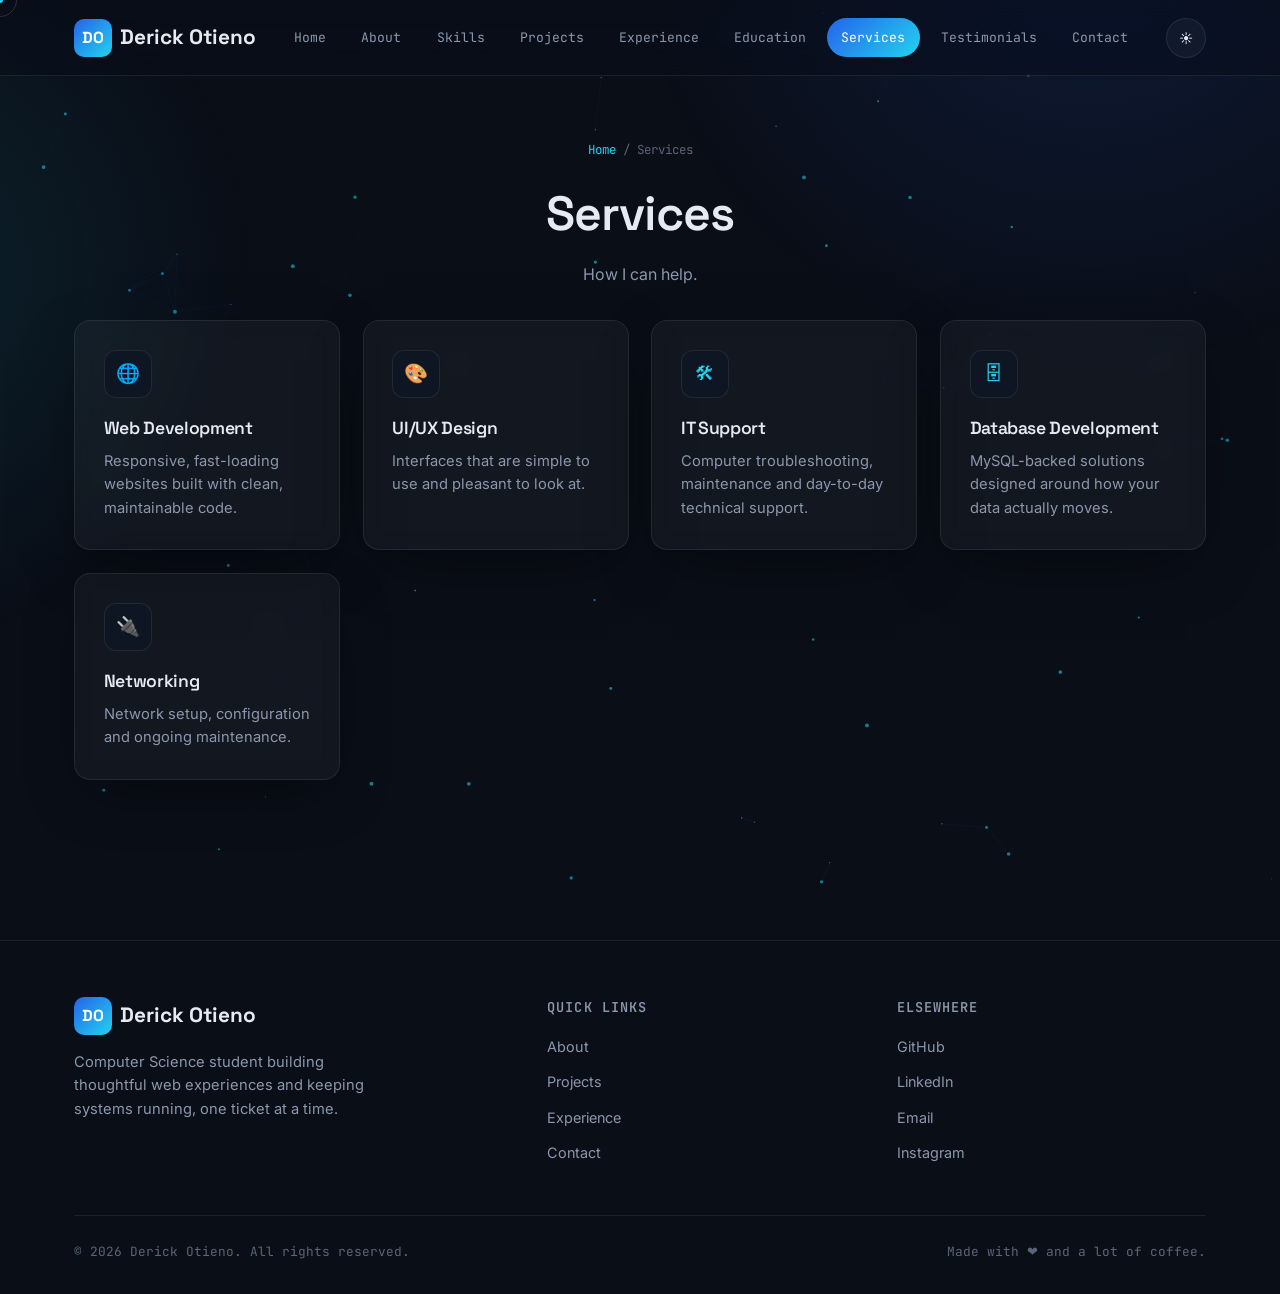
<file: myweb/services.html>
<!doctype html>
<html lang="en">
<head>
<meta charset="UTF-8">
<meta name="viewport" content="width=device-width, initial-scale=1.0">
<title>Services — Derick Otieno</title>
<meta name="description" content="Services offered by Derick Otieno.">
<link rel="preconnect" href="https://fonts.googleapis.com">
<link href="https://fonts.googleapis.com/css2?family=Space+Grotesk:wght@500;600;700&family=Inter:wght@400;500;600&family=JetBrains+Mono:wght@400;500&display=swap" rel="stylesheet">
<link rel="stylesheet" href="css/styles.css">
</head>
<body data-page="services">
<div class="loader"><div class="loader-logo">DO</div><div class="loader-text">LOADING PORTFOLIO…</div></div>
<canvas id="particles"></canvas>
<div class="scroll-progress"></div>
<div class="cursor-dot"></div><div class="cursor-ring"></div>

<nav class="navbar">
  <div class="nav-inner">
    <a href="index.html" class="logo"><span>DO</span> Derick Otieno</a>
    <div class="nav-links">
        <a href="index.html" data-page="home">Home</a>
        <a href="about.html" data-page="about">About</a>
        <a href="skills.html" data-page="skills">Skills</a>
        <a href="projects.html" data-page="projects">Projects</a>
        <a href="experience.html" data-page="experience">Experience</a>
        <a href="education.html" data-page="education">Education</a>
        <a href="services.html" data-page="services">Services</a>
        <a href="testimonials.html" data-page="testimonials">Testimonials</a>
        <a href="contact.html" data-page="contact">Contact</a>
    </div>
    <div class="nav-tools">
      <button class="icon-btn" data-theme-toggle aria-label="Toggle theme">☾</button>
      <button class="hamburger" aria-label="Menu"><span></span><span></span><span></span></button>
    </div>
  </div>
</nav>

<section class="page-hero">
  <div class="container">
    <div class="breadcrumb"><a href="index.html">Home</a> / Services</div>
    <h1>Services</h1>
    <p>How I can help.</p>
  </div>
</section>

<section style="padding-top:0;">
  <div class="container">
    <div class="services-grid">
      <div class="service-card glass reveal">
      <div class="service-icon">🌐</div>
      <h3 style="margin-bottom:.5rem; font-size:1.1rem;">Web Development</h3>
      <p style="color:var(--text-muted); font-size:.92rem;">Responsive, fast-loading websites built with clean, maintainable code.</p>
    </div>
      <div class="service-card glass reveal">
      <div class="service-icon">🎨</div>
      <h3 style="margin-bottom:.5rem; font-size:1.1rem;">UI/UX Design</h3>
      <p style="color:var(--text-muted); font-size:.92rem;">Interfaces that are simple to use and pleasant to look at.</p>
    </div>
      <div class="service-card glass reveal">
      <div class="service-icon">🛠</div>
      <h3 style="margin-bottom:.5rem; font-size:1.1rem;">IT Support</h3>
      <p style="color:var(--text-muted); font-size:.92rem;">Computer troubleshooting, maintenance and day-to-day technical support.</p>
    </div>
      <div class="service-card glass reveal">
      <div class="service-icon">🗄</div>
      <h3 style="margin-bottom:.5rem; font-size:1.1rem;">Database Development</h3>
      <p style="color:var(--text-muted); font-size:.92rem;">MySQL-backed solutions designed around how your data actually moves.</p>
    </div>
      <div class="service-card glass reveal">
      <div class="service-icon">🔌</div>
      <h3 style="margin-bottom:.5rem; font-size:1.1rem;">Networking</h3>
      <p style="color:var(--text-muted); font-size:.92rem;">Network setup, configuration and ongoing maintenance.</p>
    </div>
    </div>
  </div>
</section>

<footer>
  <div class="container">
    <div class="footer-grid">
      <div>
        <a href="index.html" class="logo"><span>DO</span> Derick Otieno</a>
        <p style="color:var(--text-muted); margin-top:1rem; max-width:320px; font-size:.92rem;">Computer Science student building thoughtful web experiences and keeping systems running, one ticket at a time.</p>
      </div>
      <div>
        <h4>Quick Links</h4>
        <ul>
          <li><a href="about.html">About</a></li>
          <li><a href="projects.html">Projects</a></li>
          <li><a href="experience.html">Experience</a></li>
          <li><a href="contact.html">Contact</a></li>
        </ul>
      </div>
      <div>
        <h4>Elsewhere</h4>
        <ul>
          <li><a href="https://github.com/Derickdreko" target="_blank" rel="noopener">GitHub</a></li>
          <li><a href="https://www.linkedin.com/in/derick-otieno-355579390" target="_blank" rel="noopener">LinkedIn</a></li>
          <li><a href="mailto:derickotienos11@gmail.com">Email</a></li>
          <li><a href="https://www.instagram.com/l_o_n_e_w_o__l_f?igsh=MW94a3JtcnYwODFicw==" target="_blank" rel="noopener">Instagram</a></li>
        </ul>
      </div>
    </div>
    <div class="footer-bottom">
      <span>© 2026 Derick Otieno. All rights reserved.</span>
      <span>Made with ❤ and a lot of coffee.</span>
    </div>
  </div>
</footer>
<button class="back-to-top" aria-label="Back to top">↑</button>
<div class="lightbox">
  <button class="lightbox-close">✕</button>
  <div class="lightbox-box glass">
    <div class="cert-thumb" style="aspect-ratio:1.4;"><span class="lightbox-title"></span></div>
  </div>
</div>
<script src="js/script.js"></script>
</body>
</html>
</file>
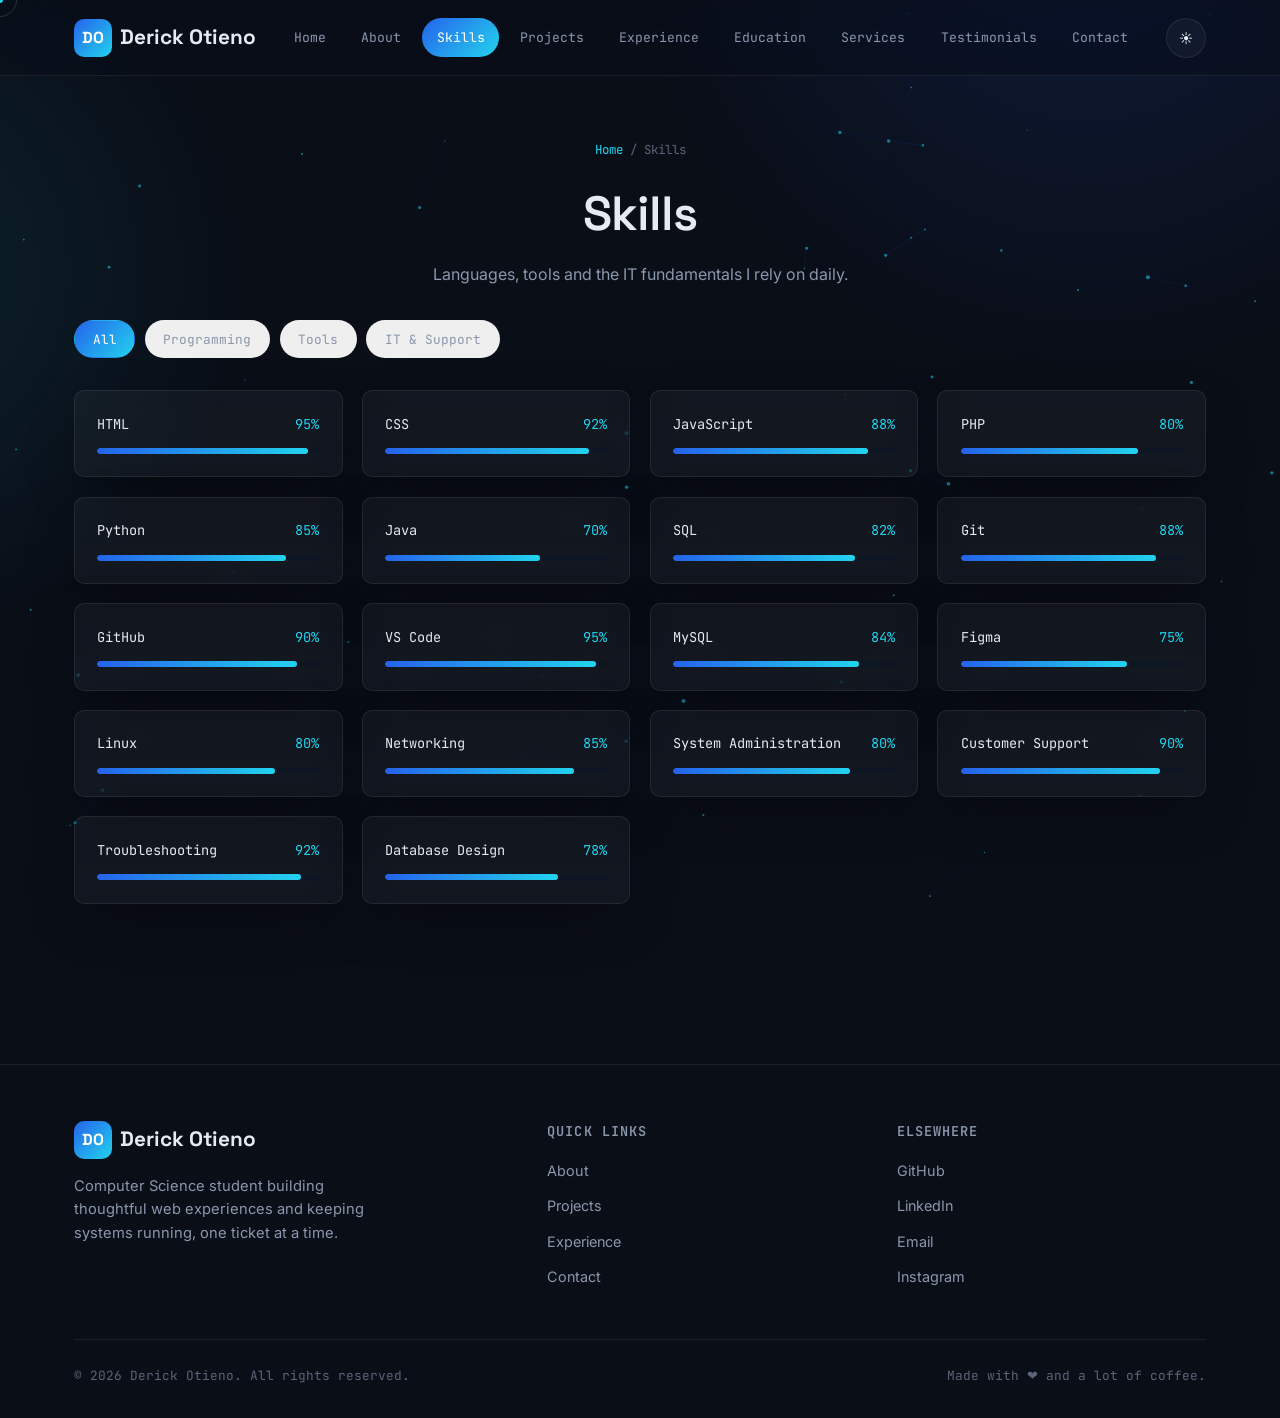
<file: myweb/skills.html>
<!doctype html>
<html lang="en">
<head>
<meta charset="UTF-8">
<meta name="viewport" content="width=device-width, initial-scale=1.0">
<title>Skills — Derick Otieno</title>
<meta name="description" content="Skills and technologies Derick Otieno works with.">
<link rel="preconnect" href="https://fonts.googleapis.com">
<link href="https://fonts.googleapis.com/css2?family=Space+Grotesk:wght@500;600;700&family=Inter:wght@400;500;600&family=JetBrains+Mono:wght@400;500&display=swap" rel="stylesheet">
<link rel="stylesheet" href="css/styles.css">
</head>
<body data-page="skills">
<div class="loader"><div class="loader-logo">DO</div><div class="loader-text">LOADING PORTFOLIO…</div></div>
<canvas id="particles"></canvas>
<div class="scroll-progress"></div>
<div class="cursor-dot"></div><div class="cursor-ring"></div>

<nav class="navbar">
  <div class="nav-inner">
    <a href="index.html" class="logo"><span>DO</span> Derick Otieno</a>
    <div class="nav-links">
        <a href="index.html" data-page="home">Home</a>
        <a href="about.html" data-page="about">About</a>
        <a href="skills.html" data-page="skills">Skills</a>
        <a href="projects.html" data-page="projects">Projects</a>
        <a href="experience.html" data-page="experience">Experience</a>
        <a href="education.html" data-page="education">Education</a>
        <a href="services.html" data-page="services">Services</a>
        <a href="testimonials.html" data-page="testimonials">Testimonials</a>
        <a href="contact.html" data-page="contact">Contact</a>
    </div>
    <div class="nav-tools">
      <button class="icon-btn" data-theme-toggle aria-label="Toggle theme">☾</button>
      <button class="hamburger" aria-label="Menu"><span></span><span></span><span></span></button>
    </div>
  </div>
</nav>

<section class="page-hero">
  <div class="container">
    <div class="breadcrumb"><a href="index.html">Home</a> / Skills</div>
    <h1>Skills</h1>
    <p>Languages, tools and the IT fundamentals I rely on daily.</p>
  </div>
</section>

<section style="padding-top:0;">
  <div class="container">
    <div class="skill-tabs reveal">
      <button class="skill-tab active" data-cat="all">All</button>
      <button class="skill-tab" data-cat="programming">Programming</button>
      <button class="skill-tab" data-cat="tools">Tools</button>
      <button class="skill-tab" data-cat="other">IT &amp; Support</button>
    </div>
    <div class="skills-grid">
      <div class="skill-card glass reveal" data-cat="programming">
      <div class="skill-top"><span>HTML</span><span style="color:var(--cyan);">95%</span></div>
      <div class="skill-bar"><i data-level="95"></i></div>
    </div><div class="skill-card glass reveal" data-cat="programming">
      <div class="skill-top"><span>CSS</span><span style="color:var(--cyan);">92%</span></div>
      <div class="skill-bar"><i data-level="92"></i></div>
    </div><div class="skill-card glass reveal" data-cat="programming">
      <div class="skill-top"><span>JavaScript</span><span style="color:var(--cyan);">88%</span></div>
      <div class="skill-bar"><i data-level="88"></i></div>
    </div><div class="skill-card glass reveal" data-cat="programming">
      <div class="skill-top"><span>PHP</span><span style="color:var(--cyan);">80%</span></div>
      <div class="skill-bar"><i data-level="80"></i></div>
    </div><div class="skill-card glass reveal" data-cat="programming">
      <div class="skill-top"><span>Python</span><span style="color:var(--cyan);">85%</span></div>
      <div class="skill-bar"><i data-level="85"></i></div>
    </div><div class="skill-card glass reveal" data-cat="programming">
      <div class="skill-top"><span>Java</span><span style="color:var(--cyan);">70%</span></div>
      <div class="skill-bar"><i data-level="70"></i></div>
    </div><div class="skill-card glass reveal" data-cat="programming">
      <div class="skill-top"><span>SQL</span><span style="color:var(--cyan);">82%</span></div>
      <div class="skill-bar"><i data-level="82"></i></div>
    </div>
      <div class="skill-card glass reveal" data-cat="tools">
      <div class="skill-top"><span>Git</span><span style="color:var(--cyan);">88%</span></div>
      <div class="skill-bar"><i data-level="88"></i></div>
    </div><div class="skill-card glass reveal" data-cat="tools">
      <div class="skill-top"><span>GitHub</span><span style="color:var(--cyan);">90%</span></div>
      <div class="skill-bar"><i data-level="90"></i></div>
    </div><div class="skill-card glass reveal" data-cat="tools">
      <div class="skill-top"><span>VS Code</span><span style="color:var(--cyan);">95%</span></div>
      <div class="skill-bar"><i data-level="95"></i></div>
    </div><div class="skill-card glass reveal" data-cat="tools">
      <div class="skill-top"><span>MySQL</span><span style="color:var(--cyan);">84%</span></div>
      <div class="skill-bar"><i data-level="84"></i></div>
    </div><div class="skill-card glass reveal" data-cat="tools">
      <div class="skill-top"><span>Figma</span><span style="color:var(--cyan);">75%</span></div>
      <div class="skill-bar"><i data-level="75"></i></div>
    </div><div class="skill-card glass reveal" data-cat="tools">
      <div class="skill-top"><span>Linux</span><span style="color:var(--cyan);">80%</span></div>
      <div class="skill-bar"><i data-level="80"></i></div>
    </div>
      <div class="skill-card glass reveal" data-cat="other">
      <div class="skill-top"><span>Networking</span><span style="color:var(--cyan);">85%</span></div>
      <div class="skill-bar"><i data-level="85"></i></div>
    </div><div class="skill-card glass reveal" data-cat="other">
      <div class="skill-top"><span>System Administration</span><span style="color:var(--cyan);">80%</span></div>
      <div class="skill-bar"><i data-level="80"></i></div>
    </div><div class="skill-card glass reveal" data-cat="other">
      <div class="skill-top"><span>Customer Support</span><span style="color:var(--cyan);">90%</span></div>
      <div class="skill-bar"><i data-level="90"></i></div>
    </div><div class="skill-card glass reveal" data-cat="other">
      <div class="skill-top"><span>Troubleshooting</span><span style="color:var(--cyan);">92%</span></div>
      <div class="skill-bar"><i data-level="92"></i></div>
    </div><div class="skill-card glass reveal" data-cat="other">
      <div class="skill-top"><span>Database Design</span><span style="color:var(--cyan);">78%</span></div>
      <div class="skill-bar"><i data-level="78"></i></div>
    </div>
    </div>
  </div>
</section>

<footer>
  <div class="container">
    <div class="footer-grid">
      <div>
        <a href="index.html" class="logo"><span>DO</span> Derick Otieno</a>
        <p style="color:var(--text-muted); margin-top:1rem; max-width:320px; font-size:.92rem;">Computer Science student building thoughtful web experiences and keeping systems running, one ticket at a time.</p>
      </div>
      <div>
        <h4>Quick Links</h4>
        <ul>
          <li><a href="about.html">About</a></li>
          <li><a href="projects.html">Projects</a></li>
          <li><a href="experience.html">Experience</a></li>
          <li><a href="contact.html">Contact</a></li>
        </ul>
      </div>
      <div>
        <h4>Elsewhere</h4>
        <ul>
          <li><a href="https://github.com/Derickdreko" target="_blank" rel="noopener">GitHub</a></li>
          <li><a href="https://www.linkedin.com/in/derick-otieno-355579390" target="_blank" rel="noopener">LinkedIn</a></li>
          <li><a href="mailto:derickotienos11@gmail.com">Email</a></li>
          <li><a href="https://www.instagram.com/l_o_n_e_w_o__l_f?igsh=MW94a3JtcnYwODFicw==" target="_blank" rel="noopener">Instagram</a></li>
        </ul>
      </div>
    </div>
    <div class="footer-bottom">
      <span>© 2026 Derick Otieno. All rights reserved.</span>
      <span>Made with ❤ and a lot of coffee.</span>
    </div>
  </div>
</footer>
<button class="back-to-top" aria-label="Back to top">↑</button>
<div class="lightbox">
  <button class="lightbox-close">✕</button>
  <div class="lightbox-box glass">
    <div class="cert-thumb" style="aspect-ratio:1.4;"><span class="lightbox-title"></span></div>
  </div>
</div>
<script src="js/script.js"></script>
</body>
</html>
</file>
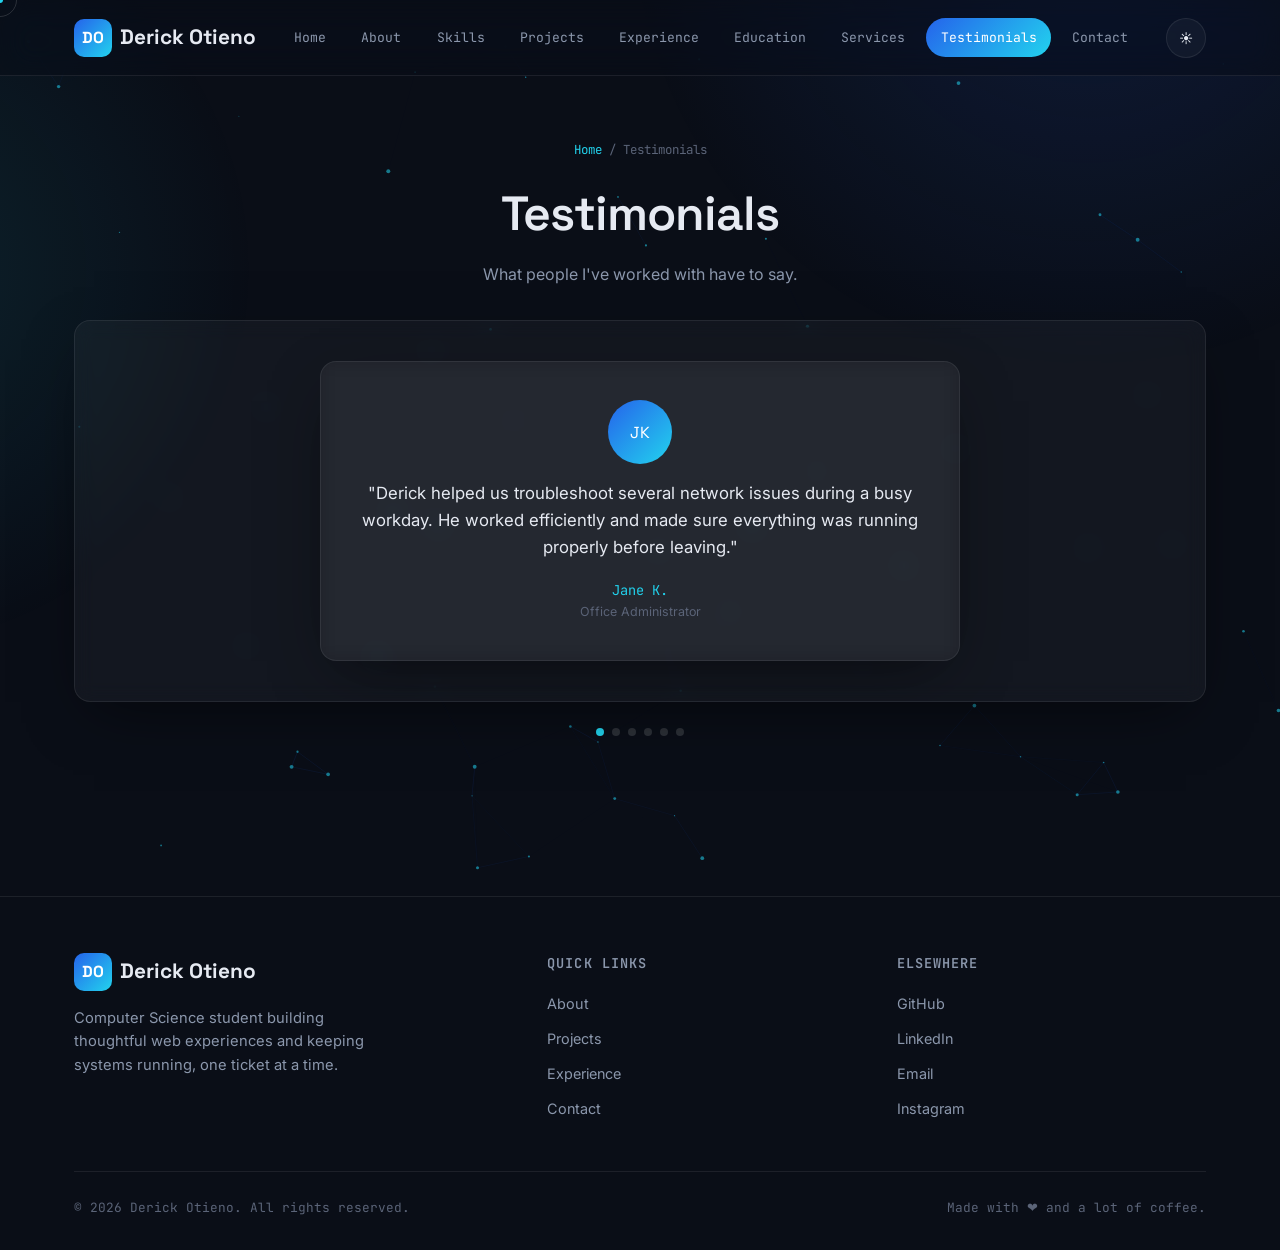
<file: myweb/testimonials.html>
<!doctype html>
<html lang="en">
<head>
<meta charset="UTF-8">
<meta name="viewport" content="width=device-width, initial-scale=1.0">
<title>Testimonials — Derick Otieno</title>
<meta name="description" content="Client testimonials for Derick Otieno.">
<link rel="preconnect" href="https://fonts.googleapis.com">
<link href="https://fonts.googleapis.com/css2?family=Space+Grotesk:wght@500;600;700&family=Inter:wght@400;500;600&family=JetBrains+Mono:wght@400;500&display=swap" rel="stylesheet">
<link rel="stylesheet" href="css/styles.css">
</head>
<body data-page="testimonials">
<div class="loader"><div class="loader-logo">DO</div><div class="loader-text">LOADING PORTFOLIO…</div></div>
<canvas id="particles"></canvas>
<div class="scroll-progress"></div>
<div class="cursor-dot"></div><div class="cursor-ring"></div>

<nav class="navbar">
  <div class="nav-inner">
    <a href="index.html" class="logo"><span>DO</span> Derick Otieno</a>
    <div class="nav-links">
        <a href="index.html" data-page="home">Home</a>
        <a href="about.html" data-page="about">About</a>
        <a href="skills.html" data-page="skills">Skills</a>
        <a href="projects.html" data-page="projects">Projects</a>
        <a href="experience.html" data-page="experience">Experience</a>
        <a href="education.html" data-page="education">Education</a>
        <a href="services.html" data-page="services">Services</a>
        <a href="testimonials.html" data-page="testimonials">Testimonials</a>
        <a href="contact.html" data-page="contact">Contact</a>
    </div>
    <div class="nav-tools">
      <button class="icon-btn" data-theme-toggle aria-label="Toggle theme">☾</button>
      <button class="hamburger" aria-label="Menu"><span></span><span></span><span></span></button>
    </div>
  </div>
</nav>

<section class="page-hero">
  <div class="container">
    <div class="breadcrumb"><a href="index.html">Home</a> / Testimonials</div>
    <h1>Testimonials</h1>
    <p>What people I've worked with have to say.</p>
  </div>
</section>

<section style="padding-top:0;">
  <div class="container">
    <div class="glass" style="overflow:hidden; padding:2.5rem 0;">
      <div class="testi-track">

        <div class="testi-slide">
          <div class="testi-card glass">
            <div class="testi-avatar">JK</div>
            <p class="testi-quote">
              "Derick helped us troubleshoot several network issues during a busy workday. He worked efficiently and made sure everything was running properly before leaving."
            </p>
            <div class="testi-name">Jane K.</div>
            <div class="testi-role">Office Administrator</div>
          </div>
        </div>

        <div class="testi-slide">
          <div class="testi-card glass">
            <div class="testi-avatar">MO</div>
            <p class="testi-quote">
              "He built a clean and responsive website for my business. Communication was easy, and he was open to making changes whenever I requested them."
            </p>
            <div class="testi-name">Mark O.</div>
            <div class="testi-role">Business Owner</div>
          </div>
        </div>

        <div class="testi-slide">
          <div class="testi-card glass">
            <div class="testi-avatar">AW</div>
            <p class="testi-quote">
              "I appreciated how clearly Derick explained the technical issues with my computer. He fixed the problem and also gave useful tips to help prevent it from happening again."
            </p>
            <div class="testi-name">Amina W.</div>
            <div class="testi-role">Client</div>
          </div>
        </div>

        <div class="testi-slide">
          <div class="testi-card glass">
            <div class="testi-avatar">DN</div>
            <p class="testi-quote">
              "During our project, Derick was dependable and met the agreed deadlines. His attention to detail made the final website easy to use."
            </p>
            <div class="testi-name">David N.</div>
            <div class="testi-role">Project Coordinator</div>
          </div>
        </div>

        <div class="testi-slide">
          <div class="testi-card glass">
            <div class="testi-avatar">SM</div>
            <p class="testi-quote">
              "He quickly identified the software issue on my laptop and resolved it without losing any of my files. I would gladly work with him again."
            </p>
            <div class="testi-name">Sarah M.</div>
            <div class="testi-role">University Student</div>
          </div>
        </div>

        <div class="testi-slide">
          <div class="testi-card glass">
            <div class="testi-avatar">PK</div>
            <p class="testi-quote">
              "Derick is approachable and professional. He answered all my questions patiently and delivered exactly what we discussed."
            </p>
            <div class="testi-name">Peter K.</div>
            <div class="testi-role">Freelance Client</div>
          </div>
        </div>

      </div>
    </div>

    <div class="testi-dots">
      <span class="active"></span>
      <span></span>
      <span></span>
      <span></span>
      <span></span>
      <span></span>
    </div>
  </div>
</section>

<footer>
  <div class="container">
    <div class="footer-grid">
      <div>
        <a href="index.html" class="logo"><span>DO</span> Derick Otieno</a>
        <p style="color:var(--text-muted); margin-top:1rem; max-width:320px; font-size:.92rem;">Computer Science student building thoughtful web experiences and keeping systems running, one ticket at a time.</p>
      </div>
      <div>
        <h4>Quick Links</h4>
        <ul>
          <li><a href="about.html">About</a></li>
          <li><a href="projects.html">Projects</a></li>
          <li><a href="experience.html">Experience</a></li>
          <li><a href="contact.html">Contact</a></li>
        </ul>
      </div>
      <div>
        <h4>Elsewhere</h4>
        <ul>
          <li><a href="https://github.com/Derickdreko" target="_blank" rel="noopener">GitHub</a></li>
          <li><a href="https://www.linkedin.com/in/derick-otieno-355579390" target="_blank" rel="noopener">LinkedIn</a></li>
          <li><a href="mailto:derickotienos11@gmail.com">Email</a></li>
          <li><a href="https://www.instagram.com/l_o_n_e_w_o__l_f?igsh=MW94a3JtcnYwODFicw==" target="_blank" rel="noopener">Instagram</a></li>
        </ul>
      </div>
    </div>
    <div class="footer-bottom">
      <span>© 2026 Derick Otieno. All rights reserved.</span>
      <span>Made with ❤ and a lot of coffee.</span>
    </div>
  </div>
</footer>
<button class="back-to-top" aria-label="Back to top">↑</button>
<div class="lightbox">
  <button class="lightbox-close">✕</button>
  <div class="lightbox-box glass">
    <div class="cert-thumb" style="aspect-ratio:1.4;"><span class="lightbox-title"></span></div>
  </div>
</div>
<script src="js/script.js"></script>
</body>
</html>
</file>
<file: myweb/css/styles.css>
:root{
  --bg:#0a0e17;
  --bg-elevated:#0f1623;
  --bg-card: rgba(255,255,255,0.04);
  --border: rgba(255,255,255,0.08);
  --border-strong: rgba(255,255,255,0.14);
  --blue:#2563eb;
  --cyan:#22d3ee;
  --green:#34d399;
  --text:#e6eaf2;
  --text-muted:#8b97ac;
  --text-dim:#5b6478;
  --radius: 16px;
  --radius-sm: 10px;
  --shadow: 0 20px 60px -20px rgba(0,0,0,0.6);
  --font-display: 'Space Grotesk', sans-serif;
  --font-body: 'Inter', sans-serif;
  --font-mono: 'JetBrains Mono', monospace;
  --nav-h: 76px;
}

[data-theme="light"]{
  --bg:#f4f6fb;
  --bg-elevated:#ffffff;
  --bg-card: rgba(10,14,23,0.04);
  --border: rgba(10,14,23,0.1);
  --border-strong: rgba(10,14,23,0.18);
  --text:#0a0e17;
  --text-muted:#4b5468;
  --text-dim:#8b97ac;
  --shadow: 0 20px 60px -20px rgba(20,30,60,0.18);
}

*{margin:0;padding:0;box-sizing:border-box;}
html{scroll-behavior:smooth;}
@media (prefers-reduced-motion: reduce){
  html{scroll-behavior:auto;}
  *{animation-duration:0.01ms !important; animation-iteration-count:1 !important; transition-duration:0.01ms !important;}
}

body{
  background:var(--bg);
  color:var(--text);
  font-family:var(--font-body);
  line-height:1.6;
  overflow-x:hidden;
  transition:background .4s ease, color .4s ease;
  position:relative;
}

body::before{
  content:'';
  position:fixed; inset:0;
  background:
    radial-gradient(60vw 60vw at 85% -10%, rgba(37,99,235,0.16), transparent 60%),
    radial-gradient(50vw 50vw at -10% 30%, rgba(34,211,238,0.10), transparent 60%);
  pointer-events:none;
  z-index:0;
}

a{color:inherit; text-decoration:none;}
ul{list-style:none;}
img{max-width:100%; display:block;}
button{font-family:inherit; cursor:pointer;}

h1,h2,h3,h4{font-family:var(--font-display); font-weight:600; letter-spacing:-0.02em;}
.eyebrow{
  font-family:var(--font-mono);
  font-size:0.78rem;
  letter-spacing:0.12em;
  text-transform:uppercase;
  color:var(--cyan);
  display:flex; align-items:center; gap:.6rem;
  margin-bottom:1rem;
}
.eyebrow::before{
  content:'';
  width:8px; height:8px; border-radius:50%;
  background:var(--cyan);
  box-shadow:0 0 12px var(--cyan);
}

.container{
  width:100%;
  max-width:1180px;
  margin:0 auto;
  padding:0 1.5rem;
  position:relative;
  z-index:1;
}

section{padding:6rem 0;}
.section-head{max-width:640px; margin-bottom:3rem;}
.section-head h2{font-size:clamp(1.8rem,4vw,2.6rem); margin-bottom:.75rem;}
.section-head p{color:var(--text-muted); font-size:1.05rem;}

/* ---------- Buttons ---------- */
.btn{
  display:inline-flex; align-items:center; gap:.6rem;
  padding:.85rem 1.6rem;
  border-radius:999px;
  font-family:var(--font-mono);
  font-size:.85rem;
  font-weight:500;
  letter-spacing:.02em;
  border:1px solid var(--border-strong);
  background:transparent;
  color:var(--text);
  position:relative;
  overflow:hidden;
  transition:transform .25s ease, border-color .25s ease, box-shadow .25s ease;
  isolation:isolate;
}
.btn::before{
  content:'';
  position:absolute; inset:0;
  background:linear-gradient(135deg,var(--blue),var(--cyan));
  opacity:0;
  transition:opacity .25s ease;
  z-index:-1;
}
.btn:hover{ transform:translateY(-2px); border-color:transparent; box-shadow:0 10px 30px -8px rgba(37,99,235,0.55);}
.btn:hover::before{opacity:1;}
.btn.primary{ background:linear-gradient(135deg,var(--blue),var(--cyan)); border-color:transparent; color:#fff;}
.btn.primary::before{display:none;}
.btn.ghost{opacity:.85;}
.btn-row{display:flex; flex-wrap:wrap; gap:1rem; margin-top:2rem;}

/* ---------- Ripple ---------- */
.ripple{position:absolute; border-radius:50%; background:rgba(255,255,255,0.45); transform:scale(0); animation:ripple .6s ease-out; pointer-events:none;}
@keyframes ripple{ to{transform:scale(3); opacity:0;} }

/* ---------- Navbar ---------- */
.navbar{
  position:fixed; top:0; left:0; right:0; z-index:100;
  height:var(--nav-h);
  display:flex; align-items:center;
  background:rgba(10,14,23,0.55);
  backdrop-filter:blur(16px) saturate(140%);
  -webkit-backdrop-filter:blur(16px) saturate(140%);
  border-bottom:1px solid var(--border);
  transition:height .3s ease, background .3s ease;
}
[data-theme="light"] .navbar{background:rgba(244,246,251,0.7);}
.navbar.shrink{height:58px;}
.nav-inner{
  width:100%; max-width:1180px; margin:0 auto; padding:0 1.5rem;
  display:flex; align-items:center; justify-content:space-between;
}
.logo{
  font-family:var(--font-display); font-weight:700; font-size:1.3rem;
  display:flex; align-items:center; gap:.5rem;
}
.logo span{
  width:38px; height:38px; border-radius:10px;
  display:flex; align-items:center; justify-content:center;
  background:linear-gradient(135deg,var(--blue),var(--cyan));
  color:#fff; font-size:1rem;
}
.nav-links{display:flex; align-items:center; gap:.4rem;}
.nav-links a{
  font-family:var(--font-mono); font-size:.82rem;
  padding:.55rem .9rem; border-radius:999px;
  color:var(--text-muted);
  position:relative;
  transition:color .2s ease, background .2s ease;
}
.nav-links a:hover{color:var(--text); background:var(--bg-card);}
.nav-links a.active{color:#fff; background:linear-gradient(135deg,var(--blue),var(--cyan));}
.nav-tools{display:flex; align-items:center; gap:.6rem;}
.icon-btn{
  width:40px; height:40px; border-radius:50%;
  display:flex; align-items:center; justify-content:center;
  border:1px solid var(--border); background:var(--bg-card); color:var(--text);
  transition:border-color .2s ease, transform .2s ease;
}
.icon-btn:hover{border-color:var(--cyan); transform:translateY(-2px);}
.hamburger{display:none; flex-direction:column; gap:5px; width:40px; height:40px; align-items:center; justify-content:center; border:1px solid var(--border); border-radius:10px; background:var(--bg-card);}
.hamburger span{width:18px; height:2px; background:var(--text); transition:.3s;}

@media (max-width:980px){
  .nav-links{
    position:fixed; top:var(--nav-h); left:0; right:0;
    flex-direction:column; align-items:stretch; gap:.25rem;
    background:var(--bg-elevated); padding:1rem 1.5rem 1.5rem;
    border-bottom:1px solid var(--border);
    transform:translateY(-130%); opacity:0;
    transition:transform .35s ease, opacity .35s ease;
  }
  .nav-links.open{transform:translateY(0); opacity:1;}
  .nav-links a{padding:.85rem 1rem;}
  .hamburger{display:flex;}
}

/* ---------- Scroll progress ---------- */
.scroll-progress{
  position:fixed; top:0; left:0; height:3px; width:0%;
  background:linear-gradient(90deg,var(--blue),var(--cyan));
  z-index:200; transition:width .1s linear;
}

/* ---------- Cursor ---------- */
.cursor-dot, .cursor-ring{
  position:fixed; top:0; left:0; pointer-events:none; z-index:9999;
  border-radius:50%; transform:translate(-50%,-50%);
}
.cursor-dot{width:6px; height:6px; background:var(--cyan);}
.cursor-ring{width:34px; height:34px; border:1px solid var(--border-strong); transition:width .2s,height .2s,border-color .2s;}
@media (hover:none), (max-width:980px){ .cursor-dot,.cursor-ring{display:none;} }

/* ---------- Particles ---------- */
#particles{position:fixed; inset:0; z-index:0; pointer-events:none;}

/* ---------- Glass card ---------- */
.glass{
  background:var(--bg-card);
  border:1px solid var(--border);
  border-radius:var(--radius);
  backdrop-filter:blur(10px);
  -webkit-backdrop-filter:blur(10px);
  box-shadow:var(--shadow);
}

/* ---------- Hero ---------- */
.hero{
  min-height:100vh;
  display:flex; align-items:center;
  padding-top:var(--nav-h);
  position:relative;
}
.hero-grid{
  display:grid; grid-template-columns:1.1fr .9fr; gap:3rem; align-items:center;
}
.hero-greet{font-family:var(--font-mono); color:var(--cyan); font-size:1.1rem; margin-bottom:.5rem;}
.hero-name{font-size:clamp(2.6rem,6vw,4.6rem); line-height:1.02; margin-bottom:1rem;}
.hero-name .gradient{background:linear-gradient(135deg,var(--blue),var(--cyan)); -webkit-background-clip:text; background-clip:text; color:transparent;}
.hero-role{font-family:var(--font-mono); font-size:1.15rem; color:var(--text-muted); min-height:1.6em; margin-bottom:1.5rem;}
.hero-role .cursor-blink{display:inline-block; width:2px; background:var(--cyan); margin-left:2px; animation:blink 1s steps(1) infinite;}
@keyframes blink{50%{opacity:0;}}
.hero-desc{color:var(--text-muted); max-width:520px; margin-bottom:1rem;}
.hero-socials{display:flex; gap:.8rem; margin-top:2rem;}

.hero-photo-wrap{
  width:min(340px,80vw); aspect-ratio:1; margin:0 auto; position:relative;
}
.hero-photo-ring{
  position:absolute; inset:-10px; border-radius:50%;
  background:conic-gradient(from 0deg,var(--blue),var(--cyan),var(--blue));
  animation:spin 6s linear infinite;
  filter:blur(2px);
}
@keyframes spin{to{transform:rotate(360deg);}}
.hero-photo{
  position:relative; width:100%; height:100%; border-radius:50%;
  background:var(--bg-elevated);
  border:6px solid var(--bg);
  display:flex; align-items:center; justify-content:center;
  overflow:hidden;
  font-family:var(--font-display); font-size:4rem; color:var(--text-dim);
}
.scroll-indicator{
  position:absolute; bottom:2.2rem; left:50%; transform:translateX(-50%);
  display:flex; flex-direction:column; align-items:center; gap:.5rem;
  font-family:var(--font-mono); font-size:.7rem; color:var(--text-dim); letter-spacing:.1em;
}
.scroll-indicator .line{width:1px; height:36px; background:linear-gradient(var(--cyan),transparent); animation:scrolldown 1.8s ease infinite;}
@keyframes scrolldown{0%{transform:scaleY(0); transform-origin:top;}50%{transform:scaleY(1); transform-origin:top;}50.01%{transform-origin:bottom;}100%{transform:scaleY(0); transform-origin:bottom;}}

@media (max-width:900px){
  .hero-grid{grid-template-columns:1fr; text-align:center;}
  .hero-desc{margin-inline:auto;}
  .hero-socials{justify-content:center;}
}

/* ---------- Terminal status bar (signature element) ---------- */
.statusbar{
  font-family:var(--font-mono); font-size:.78rem;
  border:1px solid var(--border); border-radius:999px;
  background:var(--bg-card);
  padding:.6rem 1.2rem;
  display:flex; align-items:center; gap:1.4rem;
  flex-wrap:wrap; color:var(--text-muted);
  margin:0 auto 3rem;
  width:fit-content;
}
.statusbar b{color:var(--green);}
.statusbar .dot{width:7px; height:7px; border-radius:50%; background:var(--green); display:inline-block; box-shadow:0 0 8px var(--green); margin-right:.4rem;}

/* ---------- Terminal widget ---------- */
.terminal{
  border-radius:var(--radius); overflow:hidden; border:1px solid var(--border);
  background:#070a12; box-shadow:var(--shadow);
}
.terminal-bar{
  display:flex; align-items:center; gap:.5rem;
  padding:.7rem 1rem; background:rgba(255,255,255,0.03); border-bottom:1px solid var(--border);
}
.terminal-bar span{width:11px; height:11px; border-radius:50%;}
.terminal-bar span:nth-child(1){background:#ff5f57;}
.terminal-bar span:nth-child(2){background:#febc2e;}
.terminal-bar span:nth-child(3){background:#28c840;}
.terminal-bar small{margin-left:auto; font-family:var(--font-mono); color:var(--text-dim); font-size:.75rem;}
.terminal-body{
  padding:1.2rem 1.4rem; font-family:var(--font-mono); font-size:.85rem;
  min-height:220px; max-height:340px; overflow-y:auto; color:#c9d3e4;
}
.terminal-body .line{margin-bottom:.5rem; white-space:pre-wrap;}
.terminal-body .prompt{color:var(--green);}
.terminal-body .path{color:var(--cyan);}
.terminal-input-row{display:flex; align-items:center; gap:.5rem;}
.terminal-input-row input{
  flex:1; background:transparent; border:none; outline:none; color:var(--text);
  font-family:var(--font-mono); font-size:.85rem;
}

/* ---------- Counters ---------- */
.counters{display:grid; grid-template-columns:repeat(4,1fr); gap:1.5rem; margin-top:3rem;}
.counter-card{padding:1.6rem; text-align:center; border-radius:var(--radius-sm);}
.counter-num{font-family:var(--font-display); font-size:2.2rem; color:var(--cyan);}
.counter-label{font-family:var(--font-mono); font-size:.75rem; color:var(--text-muted); margin-top:.3rem; text-transform:uppercase; letter-spacing:.08em;}
@media (max-width:760px){.counters{grid-template-columns:repeat(2,1fr);}}

/* ---------- About ---------- */
.about-grid{display:grid; grid-template-columns:.8fr 1.2fr; gap:3.5rem; align-items:center;}
.about-photo{aspect-ratio:.9; border-radius:var(--radius); overflow:hidden; position:relative;}
.about-photo::after{content:'';position:absolute; inset:0; background:linear-gradient(160deg, rgba(37,99,235,0.25), transparent 50%);}
@media (max-width:900px){.about-grid{grid-template-columns:1fr;}}

/* ---------- Skills ---------- */
.skill-tabs{display:flex; gap:.6rem; margin-bottom:2rem; flex-wrap:wrap;}
.skill-tab{padding:.6rem 1.1rem; border-radius:999px; border:1px solid var(--border); font-family:var(--font-mono); font-size:.8rem; color:var(--text-muted);}
.skill-tab.active{background:linear-gradient(135deg,var(--blue),var(--cyan)); color:#fff; border-color:transparent;}
.skills-grid{display:grid; grid-template-columns:repeat(auto-fill,minmax(220px,1fr)); gap:1.2rem;}
.skill-card{padding:1.4rem; border-radius:var(--radius-sm); transition:transform .3s ease, border-color .3s ease;}
.skill-card:hover{transform:translateY(-6px); border-color:var(--cyan);}
.skill-top{display:flex; justify-content:space-between; align-items:center; margin-bottom:.8rem; font-family:var(--font-mono); font-size:.85rem;}
.skill-bar{height:6px; border-radius:999px; background:var(--bg-elevated); overflow:hidden;}
.skill-bar i{display:block; height:100%; border-radius:999px; background:linear-gradient(90deg,var(--blue),var(--cyan)); width:0; transition:width 1.4s cubic-bezier(.2,.8,.2,1);}

/* ---------- Timeline ---------- */
.timeline{position:relative; max-width:760px; margin-top:2rem; padding-left:2.2rem;}
.timeline::before{content:''; position:absolute; left:6px; top:0; bottom:0; width:2px; background:linear-gradient(var(--blue),var(--cyan));}
.tl-item{position:relative; margin-bottom:2.6rem; opacity:0; transform:translateX(-16px); transition:opacity .6s ease, transform .6s ease;}
.tl-item.in{opacity:1; transform:translateX(0);}
.tl-item::before{content:''; position:absolute; left:-2.2rem; top:.3rem; width:14px; height:14px; border-radius:50%; background:var(--cyan); box-shadow:0 0 0 4px rgba(34,211,238,0.18);}
.tl-date{font-family:var(--font-mono); font-size:.78rem; color:var(--cyan); margin-bottom:.3rem;}
.tl-item h3{font-size:1.15rem; margin-bottom:.2rem;}
.tl-org{color:var(--text-muted); font-size:.9rem; margin-bottom:.6rem;}
.tl-item ul{padding-left:1.1rem; color:var(--text-muted); font-size:.92rem;}
.tl-item li{list-style:disc; margin-bottom:.25rem;}

/* ---------- Education cards ---------- */
.edu-card{padding:1.8rem; border-radius:var(--radius); display:flex; gap:1.2rem;}
.edu-icon{width:54px; height:54px; border-radius:14px; background:linear-gradient(135deg,var(--blue),var(--cyan)); display:flex; align-items:center; justify-content:center; flex-shrink:0; font-size:1.4rem;}
.edu-gpa{font-family:var(--font-mono); font-size:.8rem; color:var(--text-dim); margin-top:.4rem;}

/* ---------- Certificates ---------- */
.cert-grid{display:grid; grid-template-columns:repeat(auto-fill,minmax(240px,1fr)); gap:1.4rem;}
.cert-card{border-radius:var(--radius-sm); overflow:hidden; cursor:pointer; position:relative;}
.cert-thumb{aspect-ratio:1.3; background:linear-gradient(135deg,var(--bg-elevated),var(--bg)); display:flex; align-items:center; justify-content:center; font-family:var(--font-mono); color:var(--text-dim); position:relative; overflow:hidden;}
.cert-thumb::after{content:''; position:absolute; inset:0; background:linear-gradient(160deg, rgba(37,99,235,.18), transparent 60%);}
.cert-info{padding:1rem;}
.cert-info h4{font-size:.95rem; margin-bottom:.2rem;}
.cert-info p{font-size:.78rem; color:var(--text-dim); font-family:var(--font-mono);}
.cert-actions{padding:0 1rem 1rem; display:flex; gap:.6rem;}
.cert-actions a{font-size:.75rem; font-family:var(--font-mono); padding:.4rem .8rem; border:1px solid var(--border); border-radius:999px; color:var(--text-muted);}
.cert-actions a:hover{border-color:var(--cyan); color:var(--text);}

.lightbox{position:fixed; inset:0; background:rgba(5,7,12,0.85); backdrop-filter:blur(6px); display:none; align-items:center; justify-content:center; z-index:300; padding:2rem;}
.lightbox.open{display:flex;}
.lightbox-box{max-width:600px; width:100%; border-radius:var(--radius); overflow:hidden;}
.lightbox-close{position:absolute; top:1.5rem; right:1.5rem; width:42px; height:42px; border-radius:50%; border:1px solid var(--border-strong); background:var(--bg-card); color:var(--text); display:flex; align-items:center; justify-content:center;}

/* ---------- Projects ---------- */
.filter-row{display:flex; gap:.6rem; margin-bottom:2rem; flex-wrap:wrap;}
.filter-btn{padding:.55rem 1.1rem; border-radius:999px; border:1px solid var(--border); font-family:var(--font-mono); font-size:.8rem; color:var(--text-muted);}
.filter-btn.active{background:linear-gradient(135deg,var(--blue),var(--cyan)); color:#fff; border-color:transparent;}
.projects-grid{display:grid; grid-template-columns:repeat(auto-fill,minmax(300px,1fr)); gap:1.6rem;}
.project-card{border-radius:var(--radius); overflow:hidden; transition:transform .35s ease; display:flex; flex-direction:column;}
.project-card:hover{transform:translateY(-8px);}
.project-shot{aspect-ratio:16/10; background:linear-gradient(135deg,var(--bg-elevated),var(--bg)); position:relative; display:flex; align-items:center; justify-content:center; color:var(--text-dim); font-family:var(--font-mono); overflow:hidden;}
.project-shot::after{content:''; position:absolute; inset:0; background:linear-gradient(160deg, rgba(37,99,235,.2), transparent 60%);}
.project-body{padding:1.4rem; display:flex; flex-direction:column; gap:.7rem; flex:1;}
.project-body h3{font-size:1.1rem;}
.project-body p{color:var(--text-muted); font-size:.9rem;}
.badges{display:flex; flex-wrap:wrap; gap:.4rem; margin-top:.3rem;}
.badge{font-family:var(--font-mono); font-size:.7rem; padding:.3rem .6rem; border-radius:999px; border:1px solid var(--border); color:var(--text-muted);}
.project-links{display:flex; gap:.8rem; margin-top:.5rem;}
.project-links a{font-family:var(--font-mono); font-size:.78rem; color:var(--cyan);}

/* ---------- Services ---------- */
.services-grid{display:grid; grid-template-columns:repeat(auto-fill,minmax(260px,1fr)); gap:1.4rem;}
.service-card{padding:1.8rem; border-radius:var(--radius);}
.service-icon{width:48px; height:48px; border-radius:12px; background:var(--bg-elevated); border:1px solid var(--border); display:flex; align-items:center; justify-content:center; margin-bottom:1rem; font-size:1.2rem; color:var(--cyan);}

/* ---------- Testimonials ---------- */
.testi-track{display:flex; transition:transform .6s ease; }
.testi-slide{min-width:100%; padding:0 .5rem;}
.testi-card{padding:2.4rem; border-radius:var(--radius); text-align:center; max-width:640px; margin:0 auto;}
.testi-avatar{width:64px; height:64px; border-radius:50%; margin:0 auto 1rem; background:linear-gradient(135deg,var(--blue),var(--cyan)); display:flex; align-items:center; justify-content:center; font-family:var(--font-display); color:#fff;}
.testi-quote{font-size:1.05rem; color:var(--text); margin-bottom:1.2rem;}
.testi-name{font-family:var(--font-mono); font-size:.85rem; color:var(--cyan);}
.testi-role{font-size:.78rem; color:var(--text-dim);}
.testi-dots{display:flex; justify-content:center; gap:.5rem; margin-top:1.6rem;}
.testi-dots span{width:8px; height:8px; border-radius:50%; background:var(--border-strong); cursor:pointer;}
.testi-dots span.active{background:var(--cyan);}

/* ---------- Marquee ---------- */
.marquee-wrap{overflow:hidden; border-top:1px solid var(--border); border-bottom:1px solid var(--border); padding:1.6rem 0;}
.marquee{display:flex; gap:3rem; width:max-content; animation:marquee 22s linear infinite; font-family:var(--font-mono); color:var(--text-dim); align-items:center;}
.marquee span{font-size:1rem; white-space:nowrap;}
@keyframes marquee{from{transform:translateX(0);} to{transform:translateX(-50%);}}

/* ---------- Contact ---------- */
.contact-grid{display:grid; grid-template-columns:1fr 1fr; gap:3rem;}
.field{margin-bottom:1.2rem;}
.field label{display:block; font-family:var(--font-mono); font-size:.78rem; color:var(--text-muted); margin-bottom:.5rem;}
.field input, .field textarea{
  width:100%; padding:.85rem 1rem; border-radius:var(--radius-sm);
  background:var(--bg-card); border:1px solid var(--border); color:var(--text);
  font-family:var(--font-body); outline:none; transition:border-color .2s ease;
}
.field input:focus, .field textarea:focus{border-color:var(--cyan);}
.contact-info-item{display:flex; gap:1rem; align-items:flex-start; margin-bottom:1.4rem;}
.contact-info-icon{width:44px; height:44px; border-radius:12px; background:var(--bg-elevated); border:1px solid var(--border); display:flex; align-items:center; justify-content:center; color:var(--cyan); flex-shrink:0;}
.map-embed{border-radius:var(--radius); overflow:hidden; margin-top:1.6rem; border:1px solid var(--border); aspect-ratio:16/9;}
.map-embed iframe{width:100%; height:100%; border:0;}
.contact-grid .map-embed{aspect-ratio:auto;}
@media (max-width:900px){.contact-grid{grid-template-columns:1fr;} .contact-grid .map-embed{aspect-ratio:16/9; min-height:0 !important;}}

/* ---------- Footer ---------- */
footer{border-top:1px solid var(--border); padding:3.5rem 0 2rem; margin-top:4rem;}
.footer-grid{display:grid; grid-template-columns:1.4fr 1fr 1fr; gap:2.5rem; margin-bottom:2.5rem;}
.footer-grid h4{font-size:.85rem; font-family:var(--font-mono); color:var(--text-muted); margin-bottom:1rem; text-transform:uppercase; letter-spacing:.08em;}
.footer-grid ul li{margin-bottom:.6rem;}
.footer-grid ul li a{color:var(--text-muted); font-size:.9rem;}
.footer-grid ul li a:hover{color:var(--cyan);}
.footer-bottom{display:flex; justify-content:space-between; align-items:center; flex-wrap:wrap; gap:1rem; padding-top:1.6rem; border-top:1px solid var(--border); font-family:var(--font-mono); font-size:.8rem; color:var(--text-dim);}
@media (max-width:760px){.footer-grid{grid-template-columns:1fr;}}

.back-to-top{
  position:fixed; bottom:1.8rem; right:1.8rem; width:48px; height:48px; border-radius:50%;
  background:linear-gradient(135deg,var(--blue),var(--cyan)); color:#fff; display:flex; align-items:center; justify-content:center;
  border:none; box-shadow:0 10px 30px -8px rgba(37,99,235,.6); opacity:0; pointer-events:none; transform:translateY(10px);
  transition:opacity .3s ease, transform .3s ease; z-index:150;
}
.back-to-top.show{opacity:1; pointer-events:auto; transform:translateY(0);}

/* ---------- Page hero (sub pages) ---------- */
.page-hero{padding:calc(var(--nav-h) + 4rem) 0 2rem; text-align:center;}
.page-hero h1{font-size:clamp(2rem,5vw,3rem); margin-bottom:.6rem;}
.page-hero p{color:var(--text-muted); max-width:560px; margin:0 auto;}
.breadcrumb{font-family:var(--font-mono); font-size:.78rem; color:var(--text-dim); margin-bottom:1rem;}
.breadcrumb a{color:var(--cyan);}

/* ---------- Reveal on scroll ---------- */
.reveal{opacity:0; transform:translateY(24px); transition:opacity .7s ease, transform .7s ease;}
.reveal.in{opacity:1; transform:translateY(0);}

/* ---------- Loading screen ---------- */
.loader{position:fixed; inset:0; background:var(--bg); z-index:9999; display:flex; align-items:center; justify-content:center; flex-direction:column; gap:1rem; transition:opacity .5s ease, visibility .5s ease;}
.loader.hide{opacity:0; visibility:hidden;}
.loader-logo{width:64px; height:64px; border-radius:18px; background:linear-gradient(135deg,var(--blue),var(--cyan)); display:flex; align-items:center; justify-content:center; font-family:var(--font-display); font-size:1.6rem; color:#fff; animation:pulse 1.4s ease infinite;}
@keyframes pulse{0%,100%{transform:scale(1);}50%{transform:scale(1.08);}}
.loader-text{font-family:var(--font-mono); font-size:.8rem; color:var(--text-dim); letter-spacing:.1em;}

/* ---------- Konami easter egg ---------- */
.confetti-piece{position:fixed; top:-10px; z-index:9999; pointer-events:none; border-radius:2px;}

/* =========================================================
   MOBILE REFINEMENTS
   ========================================================= */
@media (max-width:600px){
  :root{--nav-h:64px;}

  .container{padding:0 1.1rem;}
  section{padding:3.5rem 0;}
  .section-head{margin-bottom:2rem;}
  .section-head h2{font-size:1.6rem;}
  .section-head p{font-size:.95rem;}

  /* Nav */
  .nav-inner{padding:0 1.1rem;}
  .logo{font-size:1.05rem;}
  .logo span{width:32px; height:32px; font-size:.85rem;}
  .nav-tools{gap:.4rem;}
  .icon-btn{width:36px; height:36px;}
  .nav-links{top:var(--nav-h); padding:.75rem 1.1rem 1.25rem; max-height:calc(100vh - var(--nav-h)); overflow-y:auto;}
  .nav-links a{font-size:.85rem; padding:.8rem .9rem;}

  /* Hero */
  .hero{min-height:auto; padding-top:calc(var(--nav-h) + 2.5rem); padding-bottom:3rem;}
  .hero-grid{gap:2rem;}
  .hero-name{font-size:clamp(2.1rem,9vw,2.8rem);}
  .hero-role{font-size:.95rem;}
  .hero-desc{font-size:.92rem;}
  .hero-photo-wrap{width:min(220px,62vw);}
  .btn-row{flex-direction:column; align-items:stretch; gap:.7rem;}
  .btn{justify-content:center; padding:.9rem 1.4rem; font-size:.8rem;}
  .hero-socials{flex-wrap:wrap;}
  .scroll-indicator{display:none;}

  /* Status bar / terminal */
  .statusbar{flex-direction:column; align-items:flex-start; gap:.5rem; width:100%; border-radius:var(--radius-sm); padding:1rem 1.2rem;}
  .terminal-body{min-height:160px; max-height:240px; font-size:.78rem; padding:1rem;}
  .terminal-bar small{display:none;}

  /* Counters */
  .counters{grid-template-columns:repeat(2,1fr); gap:.9rem; margin-top:2rem;}
  .counter-card{padding:1.1rem .6rem;}
  .counter-num{font-size:1.6rem;}
  .counter-label{font-size:.65rem;}

  /* About */
  .about-photo{aspect-ratio:1.3; max-width:260px; margin:0 auto;}

  /* Skills */
  .skill-tabs{gap:.4rem;}
  .skill-tab{padding:.5rem .85rem; font-size:.72rem;}
  .skills-grid{grid-template-columns:1fr 1fr; gap:.8rem;}
  .skill-card{padding:1rem;}
  .skill-top{font-size:.75rem;}

  /* Timeline */
  .timeline{padding-left:1.6rem;}
  .tl-item::before{left:-1.7rem;}
  .tl-item h3{font-size:1rem;}
  .tl-item ul{font-size:.85rem;}

  /* Education */
  .edu-card{flex-direction:column; padding:1.4rem;}

  /* Certificates / Projects / Services grids */
  .cert-grid, .projects-grid, .services-grid{grid-template-columns:1fr;}
  .filter-row, .skill-tabs{flex-wrap:wrap;}
  .filter-btn{font-size:.72rem; padding:.5rem .85rem;}

  /* Testimonials */
  .testi-card{padding:1.6rem 1.2rem;}
  .testi-quote{font-size:.95rem;}

  /* Contact */
  .contact-form{padding:1.4rem !important;}
  .field input, .field textarea{font-size:.9rem; padding:.75rem .9rem;}
  .contact-info-item{margin-bottom:1.1rem;}

  /* Footer */
  footer{padding:2.5rem 0 1.5rem; margin-top:3rem;}
  .footer-bottom{flex-direction:column; align-items:flex-start; gap:.4rem;}

  /* Page hero */
  .page-hero{padding:calc(var(--nav-h) + 2.5rem) 0 1.5rem;}
  .page-hero h1{font-size:1.7rem;}
  .page-hero p{font-size:.92rem;}

  /* Back to top */
  .back-to-top{width:42px; height:42px; bottom:1.1rem; right:1.1rem; font-size:.9rem;}

  /* Marquee a touch slower so it's readable on small screens */
  .marquee{animation-duration:16s;}
}

@media (max-width:380px){
  .skills-grid{grid-template-columns:1fr;}
  .hero-name{font-size:1.9rem;}
}
</file>
